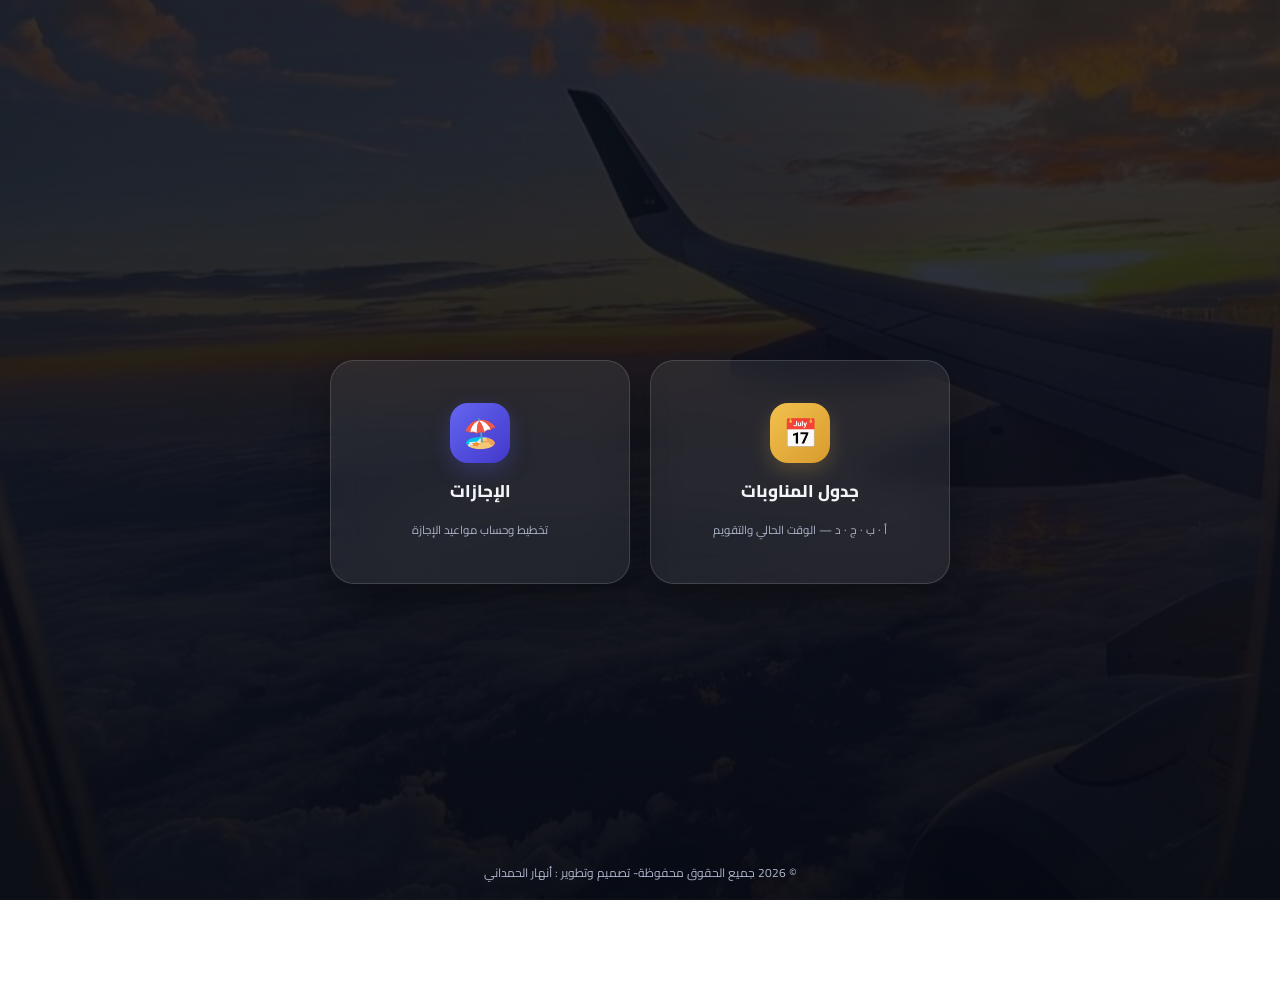
<file: index.html>
<!DOCTYPE html>
<html lang="ar" dir="rtl">
<head>
<meta charset="UTF-8">
<meta name="viewport" content="width=device-width, initial-scale=1.0">
<title>جدول المناوبات والإجازات</title>
<link rel="preconnect" href="https://fonts.googleapis.com">
<link rel="preconnect" href="https://fonts.gstatic.com" crossorigin>
<link href="https://fonts.googleapis.com/css2?family=Cairo:wght@400;500;600;700;800;900&display=swap" rel="stylesheet">
<style>
/* ===================== عام (مشترك بين كل الصفحات) ===================== */
:root{
  --panel:rgba(255,255,255,.06);
  --panel-brd:rgba(255,255,255,.12);
  --gold:#f2c14e;
  --gold-soft:#f2c14e33;
  --text:#f3f5fb;
  --muted:#aeb6cc;

  --c-day:#f59e0b;
  --c-day-bg:#f59e0b26;
  --c-night:#6366f1;
  --c-night-bg:#6366f126;
  --c-off:#64748b;
  --c-off-bg:#64748b26;
  --c-morn:#10b981;
  --c-morn-bg:#10b98126;

  --cal-bg:#101a30;
  --cal-brd:#f2c14e30;
  --cal-text:#f3f5fb;
  --cal-muted:#aeb6cc;
}
*{box-sizing:border-box;}
html,body{margin:0;padding:0;}
body{
  font-family:'Cairo',sans-serif;
  color:var(--text);
  min-height:100vh;
  padding:22px 16px 60px;
  position:relative;
}
body::before{
  content:"";position:fixed;inset:0;z-index:-2;
  background-image:url('[data-uri]');
  background-size:cover;background-position:center;background-attachment:fixed;
}
body::after{
  content:"";position:fixed;inset:0;z-index:-1;
  background:
    radial-gradient(1100px 600px at 90% -10%, #f2c14e17, transparent 60%),
    linear-gradient(180deg, rgba(6,10,20,.80), rgba(8,13,26,.88) 45%, rgba(6,10,20,.93));
}

.hero{
  display:flex;align-items:center;gap:14px;flex-wrap:wrap;
  background:var(--panel);border:1px solid var(--panel-brd);
  border-radius:20px;padding:18px 22px;backdrop-filter:blur(16px);
  box-shadow:0 14px 34px #00000055;
}
.hero h1{
  margin:0;font-size:clamp(20px,4vw,27px);
  background:linear-gradient(90deg,#fff,var(--gold));
  -webkit-background-clip:text;background-clip:text;color:transparent;
  font-weight:800;
}
.back-link{
  display:inline-flex;align-items:center;gap:5px;
  color:var(--muted);text-decoration:none;font-size:12.5px;font-weight:700;
  background:#00000030;border:1px solid var(--panel-brd);
  padding:6px 13px;border-radius:999px;transition:.2s;
}
.back-link:hover{color:var(--gold);border-color:var(--gold-soft);}

.sec-title{
  margin:30px 0 12px;display:flex;align-items:center;gap:10px;
  font-size:16px;font-weight:700;color:var(--gold);
}
.sec-title .line{flex:1;height:1px;background:linear-gradient(90deg,var(--panel-brd),transparent);}

.date-toggle{
  width:100%;display:flex;align-items:center;justify-content:space-between;gap:8px;
  background:#0d1528cc;border:1px solid var(--panel-brd);color:var(--text);
  padding:12px 16px;border-radius:14px;font-family:'Cairo',sans-serif;font-size:14px;
  font-weight:700;cursor:pointer;transition:.18s;
}
.date-toggle:hover{border-color:var(--gold-soft);}
.date-toggle .arrow{color:var(--gold);font-size:12px;transition:.2s;}
.date-toggle.open .arrow{transform:rotate(180deg);}

footer{text-align:center;color:var(--muted);font-size:12px;margin-top:36px;}

@media(max-width:480px){
  body{padding:16px 10px 44px;}
}

/* ===================== الصفحة الرئيسية ===================== */
#view-home{
  display:flex;align-items:center;justify-content:center;
  min-height:100vh;padding:24px;
  --panel:rgba(255,255,255,.07);
  --panel-brd:rgba(255,255,255,.14);
}
#view-home .menu{
  display:grid;grid-template-columns:1fr 1fr;gap:20px;
  width:100%;max-width:620px;
}
@media(max-width:520px){#view-home .menu{grid-template-columns:1fr;}}
#view-home .box{
  display:flex;flex-direction:column;align-items:center;justify-content:center;gap:12px;
  background:var(--panel);border:1px solid var(--panel-brd);
  border-radius:24px;padding:42px 20px;
  backdrop-filter:blur(16px);
  box-shadow:0 16px 38px #00000055;
  text-decoration:none;color:var(--text);
  transition:.25s;
}
#view-home .box:hover{
  transform:translateY(-4px);
  border-color:var(--gold-soft);
  box-shadow:0 20px 44px #00000066, 0 0 0 1px var(--gold-soft);
}
#view-home .box .icon{
  width:60px;height:60px;border-radius:18px;
  display:flex;align-items:center;justify-content:center;
  font-size:28px;
  background:linear-gradient(135deg,var(--gold),#d89b2d);
  box-shadow:0 8px 20px #f2c14e35;
}
#view-home .box .icon.alt{background:linear-gradient(135deg,#6366f1,#4338ca);box-shadow:0 8px 20px #6366f140;}
#view-home .box h2{margin:0;font-size:17px;font-weight:800;}
#view-home .box p{margin:0;font-size:11.5px;color:var(--muted);}
#view-home footer{position:fixed;bottom:16px;left:0;right:0;margin-top:0;}

/* ===================== جدول المناوبات ===================== */
#view-shifts .wrap{max-width:900px;margin:0 auto;}

#view-shifts .hero .pills{display:flex;gap:8px;flex-wrap:wrap;margin-right:auto;}
#view-shifts .hero .pills .g{
  background:linear-gradient(135deg,var(--gold),#d89b2d);
  color:#20160a;font-weight:800;font-size:12.5px;
  padding:8px 15px;border-radius:999px;white-space:nowrap;
}
#view-shifts .hero .pills .h{
  color:var(--gold);font-weight:700;font-size:12px;
  background:#00000040;border:1px solid var(--panel-brd);
  padding:7px 14px;border-radius:999px;white-space:nowrap;
}

#view-shifts .sec-gap{margin-top:30px;}

#view-shifts .timeline-card{
  background:var(--panel);border:1px solid var(--panel-brd);
  border-radius:18px;padding:18px 20px 16px;backdrop-filter:blur(16px);
  box-shadow:0 14px 34px #00000045;
}
#view-shifts .thin-track{direction:ltr;position:relative;height:38px;margin:4px 6px 0;}
#view-shifts .thin-track .line{
  position:absolute;top:19px;left:0;right:0;height:3px;border-radius:3px;
  background:linear-gradient(90deg,var(--c-morn),var(--c-day),var(--c-night));opacity:.6;
}
#view-shifts .thin-track .tick{
  position:absolute;top:19px;width:9px;height:9px;border-radius:50%;
  background:var(--gold);box-shadow:0 0 8px var(--gold-soft);transform:translate(-50%,-50%);
}
#view-shifts .thin-track .tick span{
  position:absolute;top:13px;left:50%;transform:translateX(-50%);
  font-size:11px;color:var(--muted);white-space:nowrap;font-weight:600;
}
#view-shifts .now-mark{
  position:absolute;top:19px;width:13px;height:13px;border-radius:50%;background:#fff;
  box-shadow:0 0 10px #fff,0 0 18px var(--gold);transform:translate(-50%,-50%);
  transition:left .3s;z-index:2;
}
#view-shifts .now-mark::after{
  content:"الآن";position:absolute;bottom:13px;left:50%;transform:translateX(-50%);
  font-size:9.5px;background:var(--gold);color:#20160a;padding:2px 7px;border-radius:999px;
  font-weight:800;white-space:nowrap;
}

#view-shifts .now-next{display:grid;grid-template-columns:1fr 1fr;gap:10px;margin-top:22px;}
@media(max-width:520px){#view-shifts .now-next{grid-template-columns:1fr;}}
#view-shifts .status-chip{
  background:#00000030;border:1px solid var(--panel-brd);border-radius:14px;
  padding:12px 14px;text-align:center;
}
#view-shifts .status-chip .tag{font-size:10.5px;color:var(--muted);font-weight:700;margin-bottom:6px;letter-spacing:.3px;}
#view-shifts .status-chip .main{font-size:15px;font-weight:800;}
#view-shifts .status-chip .sub{font-size:11.5px;color:var(--muted);margin-top:3px;}
#view-shifts .status-chip.now{
  border-color:var(--gold);box-shadow:0 0 0 1px var(--gold-soft),0 10px 22px #f2c14e30;
}

#view-shifts .duty-grid{display:grid;grid-template-columns:repeat(4,1fr);gap:12px;}
@media(max-width:720px){#view-shifts .duty-grid{grid-template-columns:repeat(2,1fr);}}
#view-shifts .duty-card{
  position:relative;background:var(--panel);border:1px solid var(--panel-brd);
  border-radius:16px;padding:16px 12px;text-align:center;backdrop-filter:blur(14px);
}
#view-shifts .duty-card .letter{
  width:42px;height:42px;border-radius:13px;margin:0 auto 9px;
  display:flex;align-items:center;justify-content:center;
  font-size:18px;font-weight:800;color:#fff;
}
#view-shifts .duty-card .phase{font-size:14px;font-weight:700;margin-bottom:2px;}
#view-shifts .duty-card .day-n{font-size:11.5px;color:var(--muted);}
#view-shifts .duty-card.active{
  border-color:var(--c-night);box-shadow:0 0 0 1px var(--c-night),0 10px 26px #6366f140;
}
#view-shifts .duty-card.active::before{
  content:"الآن";position:absolute;top:-10px;left:50%;transform:translateX(-50%);
  background:var(--c-night);color:#fff;font-size:10px;font-weight:700;
  padding:2px 9px;border-radius:999px;white-space:nowrap;
}

#view-shifts .cal-type-switch{
  max-width:420px;margin:0 auto 10px;
  display:flex;gap:6px;background:#0d152850;border:1px solid var(--panel-brd);
  border-radius:999px;padding:4px;
}
#view-shifts .cal-type-switch .type-opt{
  flex:1;background:transparent;border:none;color:var(--muted);
  font-family:'Cairo',sans-serif;font-size:12px;font-weight:700;
  padding:9px 8px;border-radius:999px;cursor:pointer;transition:.2s;
}
#view-shifts .cal-type-switch .type-opt.active{background:var(--gold);color:#20160a;}

#view-shifts .cal-caption{
  max-width:420px;margin:0 auto 14px;
  font-size:11.5px;color:var(--muted);text-align:center;line-height:1.6;
}

#view-shifts .date-toggle{max-width:420px;margin:0 auto;}
#view-shifts .cal-pop{max-width:420px;margin:10px auto 0;}

#view-shifts .cal-card{
  background:var(--cal-bg);border:1px solid var(--cal-brd);
  border-radius:24px;padding:20px 18px;
  box-shadow:0 16px 38px #00000055;
}
#view-shifts .cal-mode-switch{
  display:flex;gap:4px;background:#ffffff0f;border:1px solid #ffffff1a;
  border-radius:999px;padding:3px;margin-bottom:14px;
}
#view-shifts .cal-mode-switch .mode-opt{
  flex:1;background:transparent;border:none;color:var(--cal-muted);
  font-family:'Cairo',sans-serif;font-size:12.5px;font-weight:700;
  padding:8px 10px;border-radius:999px;cursor:pointer;transition:.2s;
}
#view-shifts .cal-mode-switch .mode-opt.active{background:var(--gold);color:#20160a;}

#view-shifts .cal-nav{display:flex;align-items:center;justify-content:space-between;margin-bottom:4px;}
#view-shifts .cal-nav button{
  background:#ffffff14;border:1px solid #ffffff22;color:#fff;
  width:38px;height:38px;border-radius:12px;cursor:pointer;font-size:16px;transition:.2s;
}
#view-shifts .cal-nav button:hover{background:var(--gold-soft);color:var(--gold);border-color:var(--gold-soft);}
#view-shifts .cal-nav h2{font-size:17px;font-weight:800;margin:0;color:#fff;}
#view-shifts .cal-hijri-range{text-align:center;font-size:10.5px;color:var(--cal-muted);margin-bottom:16px;}

#view-shifts .week-row{display:grid;grid-template-columns:repeat(7,1fr);gap:4px;margin-bottom:6px;}
#view-shifts .week-row div{text-align:center;font-size:11px;color:var(--cal-muted);font-weight:600;padding:2px 0;}

#view-shifts .days-grid{display:grid;grid-template-columns:repeat(7,1fr);gap:4px;}
#view-shifts .day-cell{
  aspect-ratio:1;border-radius:12px;
  background:transparent;border:1px solid transparent;
  display:flex;align-items:center;justify-content:center;
  font-size:16px;font-weight:600;color:var(--cal-text);
  cursor:pointer;transition:.18s;
}
#view-shifts .day-cell.empty{background:transparent;border:none;cursor:default;}
#view-shifts .day-cell:not(.empty):hover{background:#ffffff12;}
#view-shifts .day-cell.today{border-color:var(--gold);color:var(--gold);font-weight:800;}
#view-shifts .day-cell.picked{background:var(--gold);color:#20160a;border-color:var(--gold);font-weight:800;}

#view-shifts .cal-actions{display:flex;gap:8px;margin-top:14px;}
#view-shifts .cal-actions button{
  flex:1;padding:12px;border-radius:14px;font-weight:800;font-size:14px;cursor:pointer;border:none;
  font-family:'Cairo',sans-serif;
}
#view-shifts .cal-actions .cancel{background:#ffffff14;color:#fff;}
#view-shifts .cal-actions .cancel:hover{background:#ffffff22;}
#view-shifts .cal-actions .today-btn{background:linear-gradient(135deg,var(--gold),#d89b2d);color:#20160a;}
#view-shifts .cal-actions .today-btn:hover{filter:brightness(1.06);}

#view-shifts .day-details{
  max-width:420px;margin:18px auto 0;
  padding-top:14px;border-top:1px dashed var(--panel-brd);
  font-size:13px;color:var(--muted);
}
#view-shifts .day-details .ddate{font-size:14.5px;font-weight:800;color:var(--text);margin-bottom:10px;}
#view-shifts .day-details .drow{
  display:flex;align-items:center;justify-content:space-between;gap:10px;
  padding:8px 12px;border-radius:10px;margin-bottom:6px;background:#00000025;
}
#view-shifts .day-details .drow.hl{box-shadow:inset 0 0 0 1px currentColor;}
#view-shifts .day-details .drow b{font-size:13px;}
#view-shifts .day-details .drow span{font-size:11.5px;}

@media(max-width:480px){
  #view-shifts .hero{padding:14px 16px;gap:10px;}
  #view-shifts .timeline-card{padding:14px 12px 12px;}
  #view-shifts .duty-card{padding:12px 8px;}
  #view-shifts .cal-card{padding:12px;}
}

/* ===================== الإجازات ===================== */
#view-vacations .wrap{max-width:560px;margin:0 auto;}

#view-vacations .hero h1{font-size:clamp(19px,4vw,24px);}

#view-vacations .sec-title{margin:26px 0 12px;font-size:15.5px;}

#view-vacations .group-grid{display:grid;grid-template-columns:repeat(4,1fr);gap:10px;}
@media(max-width:420px){#view-vacations .group-grid{grid-template-columns:repeat(2,1fr);gap:8px;}}
#view-vacations .group-card{
  background:var(--panel);border:1px solid var(--panel-brd);border-radius:16px;
  padding:16px 8px;text-align:center;cursor:pointer;transition:.2s;backdrop-filter:blur(14px);
}
#view-vacations .group-card:hover{border-color:var(--gold-soft);transform:translateY(-2px);}
#view-vacations .group-card.sel{border-color:var(--gold);box-shadow:0 0 0 1px var(--gold-soft);}
#view-vacations .group-card .letter{
  width:38px;height:38px;border-radius:12px;margin:0 auto 7px;
  display:flex;align-items:center;justify-content:center;font-size:16px;font-weight:800;color:#fff;
  background:linear-gradient(135deg,#6366f1,#4338ca);
}
#view-vacations .group-card .tag{font-size:11px;color:var(--muted);}

#view-vacations .panel{
  background:var(--panel);border:1px solid var(--panel-brd);
  border-radius:18px;padding:18px 20px;backdrop-filter:blur(16px);
  box-shadow:0 14px 34px #00000045;
}
#view-vacations .soon{text-align:center;padding:26px 10px;color:var(--muted);font-size:14px;}
#view-vacations .soon .big{font-size:30px;margin-bottom:10px;}

#view-vacations label{display:block;font-size:12.5px;color:var(--muted);font-weight:700;margin-bottom:7px;}
#view-vacations input[type=number]{
  width:100%;background:#0d1528cc;border:1px solid var(--panel-brd);color:var(--text);
  padding:10px 14px;border-radius:12px;font-family:'Cairo',sans-serif;font-size:14px;color-scheme:dark;
}

#view-vacations .mini-jump{display:flex;gap:6px;margin-bottom:10px;}
#view-vacations .mini-jump select,
#view-vacations .mini-jump input[type=number]{
  background:#0d1528cc;border:1px solid var(--panel-brd);color:var(--text);
  border-radius:9px;font-family:'Cairo',sans-serif;font-size:11.5px;padding:7px 4px;
  text-align:center;color-scheme:dark;min-width:0;
}
#view-vacations .mini-jump select{flex:0 0 46%;text-align-last:center;cursor:pointer;}
#view-vacations .mini-jump input[type=number]{flex:1;}
#view-vacations .mini-jump input[type=number]::-webkit-inner-spin-button{opacity:0;}
#view-vacations .mini-jump button{
  flex:0 0 36px;background:linear-gradient(135deg,var(--gold),#d89b2d);border:none;color:#20160a;
  border-radius:9px;cursor:pointer;font-size:13px;font-weight:800;
}

#view-vacations .mini-cal{
  background:var(--cal-bg);border:1px solid var(--cal-brd);border-radius:20px;padding:16px;
  box-shadow:0 14px 32px #00000050;
}
#view-vacations .mini-cal-nav{display:flex;align-items:center;justify-content:space-between;margin-bottom:10px;}
#view-vacations .mini-cal-nav button{
  background:#ffffff14;border:1px solid #ffffff22;color:#fff;
  width:32px;height:32px;border-radius:10px;cursor:pointer;font-size:14px;transition:.18s;
}
#view-vacations .mini-cal-nav button:hover{background:var(--gold-soft);color:var(--gold);border-color:var(--gold-soft);}
#view-vacations .mini-cal-nav .label{font-size:13.5px;font-weight:800;color:#fff;}
#view-vacations .mini-week-row{display:grid;grid-template-columns:repeat(7,1fr);gap:3px;margin-bottom:5px;}
#view-vacations .mini-week-row div{text-align:center;font-size:10px;color:var(--cal-muted);font-weight:600;white-space:nowrap;overflow:hidden;}
#view-vacations .mini-days-grid{display:grid;grid-template-columns:repeat(7,1fr);gap:3px;}
#view-vacations .mini-day{
  aspect-ratio:1;border-radius:10px;background:transparent;border:1px solid transparent;
  display:flex;align-items:center;justify-content:center;font-size:14px;font-weight:600;
  color:var(--cal-text);cursor:pointer;transition:.15s;
}
#view-vacations .mini-day.empty{background:transparent;border:none;cursor:default;}
#view-vacations .mini-day:not(.empty):not(.disabled):hover{background:#ffffff12;}
#view-vacations .mini-day.today{border-color:var(--gold);color:var(--gold);font-weight:800;}
#view-vacations .mini-day.selected{background:var(--gold);color:#20160a;border-color:var(--gold);font-weight:800;}
#view-vacations .mini-day.disabled{opacity:.22;cursor:not-allowed;}

#view-vacations .mini-cal-actions{display:flex;gap:8px;margin-top:14px;}
#view-vacations .mini-cal-actions button{
  flex:1;padding:11px;border-radius:13px;font-weight:800;font-size:13px;cursor:pointer;border:none;
  font-family:'Cairo',sans-serif;
}
#view-vacations .mini-cal-actions .cancel{background:#ffffff14;color:#fff;}
#view-vacations .mini-cal-actions .cancel:hover{background:#ffffff22;}
#view-vacations .mini-cal-actions .today-btn{background:linear-gradient(135deg,var(--gold),#d89b2d);color:#20160a;}
#view-vacations .mini-cal-actions .today-btn:hover{filter:brightness(1.06);}

#view-vacations .date-toggle{padding:10px 14px;font-size:13.5px;}
#view-vacations .date-toggle .arrow{font-size:11px;}
#view-vacations .mini-cal-pop{margin-top:10px;}

#view-vacations .sug-toggle{
  display:block;width:100%;margin-top:14px;
  background:#0d152875;border:1px solid var(--panel-brd);color:var(--gold);
  font-weight:700;font-size:12.5px;padding:9px 14px;border-radius:12px;cursor:pointer;
  font-family:'Cairo',sans-serif;transition:.18s;
}
#view-vacations .sug-toggle:hover{border-color:var(--gold-soft);}
#view-vacations .sug-wrap{margin-top:12px;}
#view-vacations .sug-label{display:block;font-size:12px;color:var(--muted);font-weight:700;margin-bottom:8px;}
#view-vacations .sug-list{display:flex;flex-direction:column;gap:8px;}
#view-vacations .sug-chip{
  display:flex;align-items:center;justify-content:space-between;gap:10px;
  background:#0d152875;border:1px solid var(--panel-brd);border-radius:12px;
  padding:9px 14px;cursor:pointer;transition:.18s;font-size:12.5px;
}
#view-vacations .sug-chip:hover{border-color:var(--gold-soft);background:var(--gold-soft);}
#view-vacations .sug-chip b{font-weight:800;}
#view-vacations .sug-chip span{color:var(--muted);font-size:11px;}

#view-vacations .search-btn{
  width:100%;margin-top:16px;
  background:linear-gradient(135deg,var(--gold),#d89b2d);border:none;color:#20160a;
  font-weight:800;font-size:14px;padding:12px 14px;border-radius:12px;cursor:pointer;
  font-family:'Cairo',sans-serif;
}
#view-vacations .search-btn:hover{filter:brightness(1.07);}
#view-vacations .result-hint{text-align:center;color:var(--muted);font-size:12.5px;padding:14px 0;}

#view-vacations .result{margin-top:18px;padding-top:16px;border-top:1px dashed var(--panel-brd);}
#view-vacations .result .row{
  display:flex;align-items:center;justify-content:space-between;gap:10px;
  padding:11px 14px;border-radius:12px;margin-bottom:8px;background:#00000030;
}
#view-vacations .result .row .k{font-size:12.5px;color:var(--muted);font-weight:700;display:block;margin-bottom:6px;}
#view-vacations .result .row .v{font-size:13.5px;font-weight:800;text-align:left;}
#view-vacations .result .row .v small{display:block;font-size:10.5px;color:var(--muted);font-weight:600;}
#view-vacations .tagpill{
  display:inline-block;font-size:11px;font-weight:800;
  padding:4px 10px;border-radius:999px;
}

@media(max-width:480px){
  #view-vacations .hero{padding:14px 16px;}
  #view-vacations .panel{padding:16px 14px;}
  #view-vacations .mini-day{font-size:10px;}
  #view-vacations .mini-week-row div{font-size:8.5px;}
  #view-vacations .mini-jump select,
  #view-vacations .mini-jump input[type=number]{font-size:10.5px;padding:6px 3px;}
  #view-vacations .mini-jump button{flex-basis:32px;}
}
</style>
</head>
<body>

<div id="view-home" class="view">
  <div class="menu">
    <a class="box" href="#shifts">
      <div class="icon">📅</div>
      <h2>جدول المناوبات</h2>
      <p>أ · ب · ج · د — الوقت الحالي والتقويم</p>
    </a>
    <a class="box" href="#vacations">
      <div class="icon alt">🏖️</div>
      <h2>الإجازات</h2>
      <p>تخطيط وحساب مواعيد الإجازة</p>
    </a>
  </div>
  <footer>© 2026 جميع الحقوق محفوظة- تصميم وتطوير : أنهار الحمداني</footer>
</div>

<div id="view-shifts" class="view" style="display:none;">
<div class="wrap">

  <div class="hero">
    <a class="back-link" href="#home">↩ الرئيسية</a>
    <h1>جدول المناوبات</h1>
    <div class="pills">
      <span class="g" id="todayPillG"></span>
    </div>
  </div>

  <div class="timeline-card sec-gap">
    <div class="thin-track" id="thinTrack">
      <div class="line"></div>
      <div class="tick" style="left:0%"><span>6 صباح</span></div>
      <div class="tick" style="left:33.33%"><span>2 ظهر</span></div>
      <div class="tick" style="left:66.66%"><span>10 الليل</span></div>
      <div class="now-mark" id="nowMark"></div>
    </div>
    <div class="now-next" id="nowNext"></div>
  </div>

  <div class="duty-grid sec-gap" id="dutyGrid"></div>

  <div class="sec-title"><span>التقويم</span><span class="line"></span></div>
  <div class="cal-type-switch">
    <button type="button" class="type-opt active" id="typeGroups">تقويم المجموعات</button>
    <button type="button" class="type-opt" id="typeMorning">تقويم مناوبة الصباح</button>
  </div>
  <p class="cal-caption" id="calCaption"></p>
  <button type="button" class="date-toggle" id="dateToggle">
    <span id="dateToggleText"></span><span class="arrow">▾</span>
  </button>
  <div class="cal-pop" id="calPop" style="display:none;">
    <div class="cal-card">
      <div class="cal-mode-switch">
        <button type="button" class="mode-opt active" id="modeHijri">هجري</button>
        <button type="button" class="mode-opt" id="modeGreg">ميلادي</button>
      </div>
      <div class="cal-nav">
        <button id="prevBtn">‹</button>
        <h2 id="monthLabel"></h2>
        <button id="nextBtn">›</button>
      </div>
      <div class="cal-hijri-range" id="hijriRange"></div>

      <div class="week-row">
        <div>أحد</div><div>اثنين</div><div>ثلاثاء</div><div>أربعاء</div><div>خميس</div><div>جمعة</div><div>سبت</div>
      </div>
      <div class="days-grid" id="daysGrid"></div>
      <div class="cal-actions">
        <button type="button" class="cancel" id="cancelBtn">إلغاء</button>
        <button type="button" class="today-btn" id="todayBtn">اليوم</button>
      </div>
    </div>
  </div>

  <div class="day-details" id="dayDetails"></div>

  <footer>© 2026 جميع الحقوق محفوظة- تصميم وتطوير : أنهار الحمداني</footer>
</div>
</div>

<div id="view-vacations" class="view" style="display:none;">
<div class="wrap">

  <div class="hero">
    <a class="back-link" href="#home">↩ الرئيسية</a>
    <h1>الإجازات</h1>
  </div>

  <div class="sec-title"><span>اختر المناوبة</span><span class="line"></span></div>
  <div class="group-grid" id="groupGrid"></div>

  <div class="sec-title"><span>تفاصيل الإجازة</span><span class="line"></span></div>
  <div class="panel" id="panel">
    <div class="soon"><div class="big">👆</div>اختر مناوبتك أولًا من الأعلى</div>
  </div>

  <footer>© 2026 جميع الحقوق محفوظة- تصميم وتطوير : أنهار الحمداني</footer>
</div>
</div>

<script>
/* ===================== راوتر التنقل بين الصفحات ===================== */
(function(){
  var views = ['home','shifts','vacations'];
  function showView(name){
    if(views.indexOf(name) === -1) name = 'home';
    views.forEach(function(v){
      document.getElementById('view-'+v).style.display = (v===name) ? (v==='home' ? 'flex' : 'block') : 'none';
    });
    window.scrollTo(0,0);
  }
  window.addEventListener('hashchange', function(){
    showView(location.hash.replace('#',''));
  });
  showView(location.hash.replace('#',''));
})();
</script>

<script>
/* ===================== جدول المناوبات (منطق خاص) ===================== */
(function(){
const EPOCH  = new Date(2026, 9, 6);
const SWITCH = new Date(2026, 9, 12);

// مجموعات الدوام الصباحي الداخلية (3 مجموعات، 4 أيام دوام / يومين أوف)
// تبدأ من 1 جمادى الأولى 1448هـ، وفي كل مرة مجموعة وحدة فقط أوف يومين والباقي دوام
const MORNING_EPOCH = SWITCH;
function morningOffGroup(date){
  const dd = Math.round((stripTime(date) - MORNING_EPOCH) / 86400000);
  const pos = ((dd % 6) + 6) % 6;
  return Math.floor(pos / 2) + 1; // 1, 2 أو 3
}

function nowRiyadh(){
  const fmt = new Intl.DateTimeFormat('en-US', {
    timeZone:'Asia/Riyadh', year:'numeric', month:'2-digit', day:'2-digit',
    hour:'2-digit', minute:'2-digit', second:'2-digit', hour12:false
  });
  const o = {};
  fmt.formatToParts(new Date()).forEach(p=>{ if(p.type!=='literal') o[p.type]=p.value; });
  return new Date(+o.year, +o.month-1, +o.day, (+o.hour)%24, +o.minute, +o.second);
}

const PHASE_COLOR = {
  'ظهر':  {c:'var(--c-day)',   bg:'var(--c-day-bg)'},
  'ليل':  {c:'var(--c-night)', bg:'var(--c-night-bg)'},
  'أوف':  {c:'var(--c-off)',   bg:'var(--c-off-bg)'},
  'صباح': {c:'var(--c-morn)',  bg:'var(--c-morn-bg)'}
};
const ORDINAL = {1:'الأول', 2:'الثاني', 3:'الثالث'};

function stripTime(d){ return new Date(d.getFullYear(), d.getMonth(), d.getDate()); }
function diffDays(d){ return Math.round((stripTime(d) - EPOCH) / 86400000); }
function mod9(n){ return ((n % 9) + 9) % 9; }

function phaseFromPos(p){
  if(p < 3) return {phase:'ظهر', day:p+1};
  if(p < 6) return {phase:'ليل', day:p-3+1};
  return {phase:'أوف', day:p-6+1};
}

function getDaySchedule(date){
  const d = stripTime(date);
  const dd = diffDays(d);
  const afterSwitch = d.getTime() >= SWITCH.getTime();
  const slot2Group = afterSwitch ? 'ج' : 'ب';
  const fixedGroup = afterSwitch ? 'ب' : 'ج';

  const a    = phaseFromPos(mod9(dd + 0));
  const s2   = phaseFromPos(mod9(dd + 3));
  const offd = phaseFromPos(mod9(dd + 6));

  const result = {};
  result['أ'] = a;
  result[slot2Group] = s2;
  result[fixedGroup] = {phase:'صباح', day:null, fixed:true};
  result['د'] = offd;
  return result;
}

function groupForPhase(date, phaseName){
  const sch = getDaySchedule(date);
  for(const g of ['أ','ب','ج','د']){
    if(phaseName === 'صباح'){ if(sch[g].fixed) return g; }
    else if(sch[g].phase === phaseName) return g;
  }
  return null;
}

function dayWord(info){
  return info.fixed ? 'دوام ثابت' : `اليوم ${ORDINAL[info.day]}`;
}

const HIJRI_LOCALE = 'ar-SA-u-ca-islamic-umalqura-nu-latn';
function hijriFull(date){
  try{ return new Intl.DateTimeFormat(HIJRI_LOCALE, {day:'numeric', month:'long', year:'numeric'}).format(date); }
  catch(e){ return new Intl.DateTimeFormat('ar-SA-u-ca-islamic-nu-latn', {day:'numeric', month:'long', year:'numeric'}).format(date); }
}

function renderDutyCards(){
  const today = nowRiyadh();
  const sch = getDaySchedule(today);
  const activeGroup = currentActiveGroup();
  const grid = document.getElementById('dutyGrid');
  grid.innerHTML = '';
  ['أ','ب','ج','د'].forEach(g=>{
    const info = sch[g];
    const colors = PHASE_COLOR[info.phase];
    const card = document.createElement('div');
    card.className = 'duty-card' + (g===activeGroup ? ' active' : '');
    card.innerHTML = `
      <div class="letter" style="background:${colors.c}">${g}</div>
      <div class="phase" style="color:${colors.c}">${info.phase}</div>
      <div class="day-n">${dayWord(info)}</div>
    `;
    grid.appendChild(card);
  });

  document.getElementById('todayPillG').textContent =
    today.toLocaleDateString(HIJRI_LOCALE, {weekday:'long', day:'numeric', month:'long', year:'numeric'});
}

const PHASE_ORDER = ['صباح','ظهر','ليل'];
const HOUR_START  = [6,14,22];

function segmentAt(index){
  const dateOffset = Math.floor(index/3);
  const phaseIdx = ((index%3)+3)%3;
  const base = stripTime(nowRiyadh());
  const date = new Date(base.getFullYear(), base.getMonth(), base.getDate()+dateOffset);
  return {date, phase:PHASE_ORDER[phaseIdx], hour:HOUR_START[phaseIdx]};
}

function relDayLabel(date){
  const diff = Math.round((stripTime(date) - stripTime(nowRiyadh())) / 86400000);
  if(diff === 0) return 'اليوم';
  if(diff === 1) return 'غدًا';
  if(diff === -1) return 'أمس';
  return date.toLocaleDateString('ar-SA-u-nu-latn', {day:'numeric', month:'short'});
}

function timeRangeOf(seg){
  const hours = {6:'6:00 ص', 14:'2:00 م', 22:'10:00 م'};
  const nextHour = seg.hour===22 ? '6:00 ص' : (seg.hour===6 ? '2:00 م' : '10:00 م');
  return `${hours[seg.hour]} ← ${nextHour}`;
}

function currentSegmentIndex(){
  const now = nowRiyadh();
  const base = stripTime(now);
  const todaySixAM = new Date(base.getFullYear(), base.getMonth(), base.getDate(), 6,0,0);
  const diffMin = (now - todaySixAM) / 60000;
  return Math.floor(diffMin / 480);
}

function currentActiveGroup(){
  const seg = segmentAt(currentSegmentIndex());
  return groupForPhase(seg.date, seg.phase);
}

function renderTimeline(){
  const now = nowRiyadh();
  const currentIndex = currentSegmentIndex();

  const relMin = (((now.getHours()*60+now.getMinutes()) - 360) % 1440 + 1440) % 1440;
  document.getElementById('nowMark').style.left = (relMin/1440*100) + '%';

  const row = document.getElementById('nowNext');
  row.innerHTML = '';
  const tags = ['المناوبة الحالية الآن','المناوبة التالية'];
  [currentIndex, currentIndex+1].forEach((idx,i)=>{
    const seg = segmentAt(idx);
    const g = groupForPhase(seg.date, seg.phase);
    const info = getDaySchedule(seg.date)[g];
    const colors = PHASE_COLOR[seg.phase];
    const chip = document.createElement('div');
    chip.className = 'status-chip' + (i===0 ? ' now' : '');
    chip.innerHTML = `
      <div class="tag">${tags[i]}</div>
      <div class="main" style="color:${colors.c}">مناوبة ${g} — ${seg.phase}</div>
      <div class="sub">${dayWord(info)} · ${relDayLabel(seg.date)} ${timeRangeOf(seg)}</div>
    `;
    row.appendChild(chip);
  });
}

let pickedDateStr = null;
let hijriAnchor = null;
let calMode = 'hijri';

function addDays(date, n){ const d=stripTime(date); return new Date(d.getFullYear(), d.getMonth(), d.getDate()+n); }

function hijriParts(date){
  try{
    var fmt = new Intl.DateTimeFormat('en-u-ca-islamic-umalqura', {year:'numeric', month:'numeric', day:'numeric'});
  }catch(e){
    fmt = new Intl.DateTimeFormat('en-u-ca-islamic', {year:'numeric', month:'numeric', day:'numeric'});
  }
  const o = {};
  fmt.formatToParts(date).forEach(p=>o[p.type]=p.value);
  return {y:+o.year, m:+o.month, d:+o.day};
}

function hijriMonthBounds(anchor){
  let d = stripTime(anchor);
  let p = hijriParts(d);
  let guard = 0;
  while(p.d !== 1 && guard < 40){ d = addDays(d, -1); p = hijriParts(d); guard++; }
  const first = d, y = p.y, m = p.m;

  let d2 = addDays(first, 1);
  let p2 = hijriParts(d2);
  guard = 0;
  while(p2.y === y && p2.m === m && guard < 40){ d2 = addDays(d2, 1); p2 = hijriParts(d2); guard++; }
  const last = addDays(d2, -1);
  return {first, last};
}

function gregMonthBounds(anchor){
  const first = new Date(anchor.getFullYear(), anchor.getMonth(), 1);
  const last = new Date(anchor.getFullYear(), anchor.getMonth()+1, 0);
  return {first, last};
}

function monthBounds(anchor){
  return calMode === 'hijri' ? hijriMonthBounds(anchor) : gregMonthBounds(anchor);
}

function initCalendarToToday(){
  hijriAnchor = nowRiyadh();
  pickedDateStr = toDateStr(nowRiyadh());
}

function jsDayToArabicCol(jsDay){ return jsDay; }

function toDateStr(d){
  const y=d.getFullYear(), m=String(d.getMonth()+1).padStart(2,'0'), dd=String(d.getDate()).padStart(2,'0');
  return `${y}-${m}-${dd}`;
}

let curBounds = null;

function renderCalendar(){
  curBounds = monthBounds(hijriAnchor);
  const first = curBounds.first, last = curBounds.last;
  const daysInMonth = Math.round((last - first) / 86400000) + 1;

  if(calMode === 'hijri'){
    document.getElementById('monthLabel').textContent =
      new Intl.DateTimeFormat(HIJRI_LOCALE, {month:'long', year:'numeric'}).format(first);
    document.getElementById('hijriRange').textContent =
      `${first.toLocaleDateString('ar-SA-u-nu-latn',{day:'numeric',month:'long',year:'numeric'})} — ${last.toLocaleDateString('ar-SA-u-nu-latn',{day:'numeric',month:'long',year:'numeric'})} م`;
  }else{
    document.getElementById('monthLabel').textContent =
      first.toLocaleDateString('ar-SA-u-nu-latn', {month:'long', year:'numeric'});
    document.getElementById('hijriRange').textContent =
      `${hijriFull(first)} — ${hijriFull(last)} هـ`;
  }

  const grid = document.getElementById('daysGrid');
  grid.innerHTML = '';

  const startCol = jsDayToArabicCol(first.getDay());
  const today = stripTime(nowRiyadh());

  for(let i=0;i<startCol;i++){
    const empty = document.createElement('div');
    empty.className = 'day-cell empty';
    grid.appendChild(empty);
  }

  for(let i=0;i<daysInMonth;i++){
    const date = addDays(first, i);
    const dateStr = toDateStr(date);
    const cell = document.createElement('div');
    cell.className = 'day-cell';
    if(stripTime(date).getTime() === today.getTime()) cell.classList.add('today');
    if(pickedDateStr === dateStr) cell.classList.add('picked');
    cell.textContent = i + 1;
    cell.addEventListener('click', ()=>{
      pickedDateStr = dateStr;
      renderCalendar();
      showDayDetails(date);
      closeCalPop();
    });
    grid.appendChild(cell);
  }

  if(pickedDateStr){
    const [y,m,d] = pickedDateStr.split('-').map(Number);
    showDayDetails(new Date(y, m-1, d));
  }
}

function updateDateToggleText(date){
  const el = document.getElementById('dateToggleText');
  if(el) el.textContent = '📅 ' + date.toLocaleDateString('ar-SA-u-nu-latn', {weekday:'long', day:'numeric', month:'long', year:'numeric'});
}

function closeCalPop(){
  document.getElementById('calPop').style.display = 'none';
  document.getElementById('dateToggle').classList.remove('open');
}

let calType = 'groups';

function updateCalCaption(){
  const el = document.getElementById('calCaption');
  el.textContent = calType === 'groups'
    ? 'اضغط أي يوم بالتقويم لمعرفة المناوبة المستلمة في ذلك اليوم'
    : 'اضغط أي يوم بالتقويم لمعرفة المجموعة المستلمة في ذلك اليوم';
}

function showDayDetails(date){
  updateDateToggleText(date);
  const box = document.getElementById('dayDetails');
  const niceDate = date.toLocaleDateString('ar-SA-u-nu-latn', {weekday:'long', day:'numeric', month:'long', year:'numeric'});

  let rows = '';
  if(calType === 'groups'){
    const sch = getDaySchedule(date);
    ['أ','ب','ج','د'].forEach(g=>{
      const info = sch[g];
      const colors = PHASE_COLOR[info.phase];
      rows += `
        <div class="drow hl" style="color:${colors.c}">
          <b style="color:${colors.c}">مناوبة ${g} — ${info.phase}</b>
          <span>${dayWord(info)}</span>
        </div>`;
    });
  }else{
    const offGroup = morningOffGroup(date);
    [1,2,3].forEach(n=>{
      const isOff = n === offGroup;
      const color = isOff ? 'var(--c-off)' : 'var(--c-morn)';
      rows += `
        <div class="drow hl" style="color:${color}">
          <b style="color:${color}">مجموعة الصباح ${n}</b>
          <span>${isOff ? 'أوف' : 'دوام'}</span>
        </div>`;
    });
  }

  box.innerHTML = `<div class="ddate">${niceDate} · ${hijriFull(date)}</div>${rows}`;
}

document.getElementById('typeGroups').addEventListener('click', ()=>{
  calType = 'groups';
  document.getElementById('typeGroups').classList.add('active');
  document.getElementById('typeMorning').classList.remove('active');
  updateCalCaption();
  if(pickedDateStr){
    const [y,m,d] = pickedDateStr.split('-').map(Number);
    showDayDetails(new Date(y, m-1, d));
  }
});
document.getElementById('typeMorning').addEventListener('click', ()=>{
  calType = 'morning';
  document.getElementById('typeMorning').classList.add('active');
  document.getElementById('typeGroups').classList.remove('active');
  updateCalCaption();
  if(pickedDateStr){
    const [y,m,d] = pickedDateStr.split('-').map(Number);
    showDayDetails(new Date(y, m-1, d));
  }
});

document.getElementById('dateToggle').addEventListener('click', ()=>{
  const pop = document.getElementById('calPop');
  const btn = document.getElementById('dateToggle');
  const open = pop.style.display !== 'none';
  pop.style.display = open ? 'none' : 'block';
  btn.classList.toggle('open', !open);
});
document.getElementById('cancelBtn').addEventListener('click', closeCalPop);
document.getElementById('modeHijri').addEventListener('click', ()=>{
  calMode = 'hijri';
  document.getElementById('modeHijri').classList.add('active');
  document.getElementById('modeGreg').classList.remove('active');
  renderCalendar();
});
document.getElementById('modeGreg').addEventListener('click', ()=>{
  calMode = 'gregorian';
  document.getElementById('modeGreg').classList.add('active');
  document.getElementById('modeHijri').classList.remove('active');
  renderCalendar();
});
document.getElementById('prevBtn').addEventListener('click', ()=>{
  hijriAnchor = addDays(curBounds.first, -1);
  renderCalendar();
});
document.getElementById('nextBtn').addEventListener('click', ()=>{
  hijriAnchor = addDays(curBounds.last, 1);
  renderCalendar();
});
document.getElementById('todayBtn').addEventListener('click', ()=>{
  const t = nowRiyadh();
  hijriAnchor = t;
  pickedDateStr = toDateStr(t);
  renderCalendar();
  showDayDetails(t);
  closeCalPop();
});

renderDutyCards();
renderTimeline();
updateCalCaption();
initCalendarToToday();
renderCalendar();
setInterval(()=>{ renderTimeline(); renderDutyCards(); }, 60000);
})();
</script>

<script>
/* ===================== الإجازات (منطق خاص) ===================== */
(function(){
const EPOCH  = new Date(2026, 9, 6);
const SWITCH = new Date(2026, 9, 12);

function nowRiyadh(){
  const fmt = new Intl.DateTimeFormat('en-US', {
    timeZone:'Asia/Riyadh', year:'numeric', month:'2-digit', day:'2-digit',
    hour:'2-digit', minute:'2-digit', second:'2-digit', hour12:false
  });
  const o = {};
  fmt.formatToParts(new Date()).forEach(p=>{ if(p.type!=='literal') o[p.type]=p.value; });
  return new Date(+o.year, +o.month-1, +o.day, (+o.hour)%24, +o.minute, +o.second);
}

const PHASE_COLOR = {
  'ظهر':  {c:'var(--c-day)',   bg:'var(--c-day-bg)'},
  'ليل':  {c:'var(--c-night)', bg:'var(--c-night-bg)'},
  'أوف':  {c:'var(--c-off)',   bg:'var(--c-off-bg)'},
  'صباح': {c:'var(--c-morn)',  bg:'var(--c-morn-bg)'}
};

function stripTime(d){ return new Date(d.getFullYear(), d.getMonth(), d.getDate()); }
function diffDays(d){ return Math.round((stripTime(d) - EPOCH) / 86400000); }
function mod9(n){ return ((n % 9) + 9) % 9; }

function phaseFromPos(p){
  if(p < 3) return {phase:'ظهر', day:p+1};
  if(p < 6) return {phase:'ليل', day:p-3+1};
  return {phase:'أوف', day:p-6+1};
}

function getDaySchedule(date){
  const d = stripTime(date);
  const dd = diffDays(d);
  const afterSwitch = d.getTime() >= SWITCH.getTime();
  const slot2Group = afterSwitch ? 'ج' : 'ب';
  const fixedGroup = afterSwitch ? 'ب' : 'ج';

  const a    = phaseFromPos(mod9(dd + 0));
  const s2   = phaseFromPos(mod9(dd + 3));
  const offd = phaseFromPos(mod9(dd + 6));

  const result = {};
  result['أ'] = a;
  result[slot2Group] = s2;
  result[fixedGroup] = {phase:'صباح', day:null, fixed:true};
  result['د'] = offd;
  return result;
}

function addDays(date, n){ const d=stripTime(date); return new Date(d.getFullYear(), d.getMonth(), d.getDate()+n); }

function findOhrStarts(group, fromDate, count, limitDate){
  const results = [];
  let d = stripTime(fromDate);
  let guard = 0;
  while(results.length < count && guard < 500){
    if(limitDate && d.getTime() > limitDate.getTime()) break;
    const info = getDaySchedule(d)[group];
    if(!info.fixed && info.phase === 'ظهر' && info.day === 1) results.push(new Date(d));
    d = addDays(d, 1);
    guard++;
  }
  return results;
}

const GROUP_BOUNDS = {
  'أ': {min:null, max:null},
  'د': {min:null, max:null},
  'ب': {min:null, max:addDays(SWITCH,-1)},
  'ج': {min:SWITCH, max:null}
};

const HIJRI_LOCALE = 'ar-SA-u-ca-islamic-umalqura-nu-latn';
function hijriShort(date){
  try{ return new Intl.DateTimeFormat(HIJRI_LOCALE, {day:'numeric', month:'short'}).format(date); }
  catch(e){ return new Intl.DateTimeFormat('ar-SA-u-ca-islamic-nu-latn', {day:'numeric', month:'short'}).format(date); }
}
function hijriFull(date){
  try{ return new Intl.DateTimeFormat(HIJRI_LOCALE, {day:'numeric', month:'long', year:'numeric'}).format(date); }
  catch(e){ return new Intl.DateTimeFormat('ar-SA-u-ca-islamic-nu-latn', {day:'numeric', month:'long', year:'numeric'}).format(date); }
}

const HIJRI_MONTHS = ['محرم','صفر','ربيع الأول','ربيع الآخر','جمادى الأولى','جمادى الآخرة','رجب','شعبان','رمضان','شوال','ذو القعدة','ذو الحجة'];

function hijriParts(date){
  try{
    var fmt = new Intl.DateTimeFormat('en-u-ca-islamic-umalqura', {year:'numeric', month:'numeric', day:'numeric'});
  }catch(e){
    fmt = new Intl.DateTimeFormat('en-u-ca-islamic', {year:'numeric', month:'numeric', day:'numeric'});
  }
  const o = {};
  fmt.formatToParts(date).forEach(p=>o[p.type]=p.value);
  return {y:+o.year, m:+o.month, d:+o.day};
}

function jsDayToArabicCol(jsDay){ return jsDay; }

function hijriMonthBounds(anchor){
  let d = stripTime(anchor);
  let p = hijriParts(d);
  let guard = 0;
  while(p.d !== 1 && guard < 40){ d = addDays(d, -1); p = hijriParts(d); guard++; }
  const first = d, y = p.y, m = p.m;

  let d2 = addDays(first, 1);
  let p2 = hijriParts(d2);
  guard = 0;
  while(p2.y === y && p2.m === m && guard < 40){ d2 = addDays(d2, 1); p2 = hijriParts(d2); guard++; }
  const last = addDays(d2, -1);
  return {first, last};
}

function hijriMonthToAnchor(y, m){
  const refH = hijriParts(EPOCH);
  let guess = addDays(EPOCH, Math.round(((y - refH.y) * 12 + (m - refH.m)) * 29.5306));
  let b = hijriMonthBounds(guess);
  let bh = hijriParts(b.first);
  let guard = 0;
  while((bh.y !== y || bh.m !== m) && guard < 8){
    guess = addDays(guess, ((y - bh.y) * 12 + (m - bh.m)) * 29.5306);
    b = hijriMonthBounds(guess);
    bh = hijriParts(b.first);
    guard++;
  }
  return b.first;
}

const today = nowRiyadh();
const todaySch = getDaySchedule(today);
let selectedGroup = null;
let selectedStart = null;

function isFixedToday(g){ return !!todaySch[g].fixed; }

let curEffMin = null, curEffMax = null;
let calAnchor = null;

function renderGroupGrid(){
  const grid = document.getElementById('groupGrid');
  grid.innerHTML = '';
  ['أ','ب','ج','د'].forEach(g=>{
    const card = document.createElement('div');
    card.className = 'group-card' + (selectedGroup===g ? ' sel' : '');
    card.innerHTML = `
      <div class="letter">${g}</div>
      <div class="tag">${isFixedToday(g) ? 'صباح ثابت' : ''}</div>
    `;
    card.addEventListener('click', ()=>{
      selectedGroup = g;
      selectedStart = null;
      calAnchor = null;
      renderGroupGrid();
      renderPanel();
    });
    grid.appendChild(card);
  });
}

function renderPanel(){
  const panel = document.getElementById('panel');

  if(selectedGroup === null){
    panel.innerHTML = `<div class="soon"><div class="big">👆</div>اختر مناوبتك أولًا من الأعلى</div>`;
    return;
  }

  const bounds = GROUP_BOUNDS[selectedGroup];
  const minBound = bounds.min;
  const maxBound = bounds.max;
  const effMin = (minBound && minBound.getTime() > today.getTime()) ? minBound : today;
  const effMax = maxBound;
  const windowClosed = effMax && effMin.getTime() > effMax.getTime();
  curEffMin = effMin;
  curEffMax = effMax;

  if(windowClosed){
    panel.innerHTML = `<div class="soon"><div class="big">🚫</div>
      لا تتوفر تواريخ إجازة متاحة لمناوبة ${selectedGroup} حاليًا<br>
      <span style="font-size:11.5px;">توقفت دورة الظهر/الليل عند بدء الدوام الصباحي الثابت (${hijriFull(addDays(maxBound,1))})</span>
    </div>`;
    return;
  }

  let banner = '';
  if(minBound && minBound.getTime() > today.getTime()){
    banner = `<div class="soon" style="padding:16px 10px;"><div class="big">🚧</div>قريبًا</div>`;
  }

  const suggestions = findOhrStarts(selectedGroup, effMin, 2, effMax);
  if(selectedStart === null) selectedStart = toKey(suggestions[0] || effMin);

  let sugHtml = suggestions.length
    ? suggestions.map(d=>{
        const key = toKey(d);
        return `<div class="sug-chip" data-key="${key}">
          <b>${d.toLocaleDateString('ar-SA-u-nu-latn',{weekday:'short', day:'numeric', month:'long'})}</b>
          <span>${hijriShort(d)} هـ</span>
        </div>`;
      }).join('')
    : `<div class="result-hint">لا توجد تواريخ "أول ظهر" قريبة ضمن المدى المتاح</div>`;

  panel.innerHTML = banner + `
    <label>عدد أيام الإجازة</label>
    <input type="number" id="daysInput" min="1" placeholder="مثال: 7">

    <label style="margin-top:14px;">تاريخ بداية الإجازة (هجري)</label>
    <button type="button" class="date-toggle" id="vacDateToggle">
      <span id="vacDateToggleText"></span><span class="arrow">▾</span>
    </button>
    <div class="mini-cal-pop" id="miniCalPop" style="display:none;">
      <div class="mini-jump" id="miniJumpBar"></div>
      <div class="mini-cal" id="miniCal"></div>
    </div>

    <button class="search-btn" id="searchBtn">🔍 بحث</button>

    <button type="button" class="sug-toggle" id="sugToggle">💡 عرض الاقتراحات</button>
    <div class="sug-wrap" id="sugWrap" style="display:none;">
      <span class="sug-label">أقرب ظهرين:</span>
      <div class="sug-list">${sugHtml}</div>
    </div>

    <div class="result" id="resultBox"><div class="result-hint">اختر عدد الأيام وتاريخ البداية ثم اضغط بحث</div></div>
  `;

  updateDateToggleText();
  renderMiniCal();

  document.getElementById('vacDateToggle').addEventListener('click', ()=>{
    const pop = document.getElementById('miniCalPop');
    const btn = document.getElementById('vacDateToggle');
    const open = pop.style.display !== 'none';
    pop.style.display = open ? 'none' : 'block';
    btn.classList.toggle('open', !open);
  });
  document.getElementById('sugToggle').addEventListener('click', ()=>{
    const wrap = document.getElementById('sugWrap');
    const open = wrap.style.display !== 'none';
    wrap.style.display = open ? 'none' : 'block';
    document.getElementById('sugToggle').textContent = open ? '💡 عرض الاقتراحات' : '💡 إخفاء الاقتراحات';
  });
  document.querySelectorAll('.sug-chip').forEach(el=>{
    el.addEventListener('click', ()=>{
      selectedStart = el.dataset.key;
      calAnchor = fromKey(selectedStart);
      updateDateToggleText();
      renderMiniCal();
    });
  });
  document.getElementById('searchBtn').addEventListener('click', renderResult);
}

function updateDateToggleText(){
  const el = document.getElementById('vacDateToggleText');
  if(el) el.textContent = '📅 ' + hijriFull(fromKey(selectedStart));
}

const MINI_WEEK = ['أحد','اثنين','ثلاثاء','أربعاء','خميس','جمعة','سبت'];

function renderMiniCal(){
  if(!calAnchor) calAnchor = fromKey(selectedStart);
  const b = hijriMonthBounds(calAnchor);
  const daysInMonth = Math.round((b.last - b.first) / 86400000) + 1;
  const firstH = hijriParts(b.first);
  const label = `${HIJRI_MONTHS[firstH.m - 1]} ${firstH.y}`;
  const startCol = jsDayToArabicCol(b.first.getDay());
  const todayKey = toKey(today);

  let cells = '';
  for(let i=0;i<startCol;i++) cells += `<div class="mini-day empty"></div>`;
  for(let i=0;i<daysInMonth;i++){
    const date = addDays(b.first, i);
    const key = toKey(date);
    const disabled = date.getTime() < curEffMin.getTime() || (curEffMax && date.getTime() > curEffMax.getTime());
    let cls = 'mini-day';
    if(disabled) cls += ' disabled';
    if(key === todayKey) cls += ' today';
    if(key === selectedStart) cls += ' selected';
    cells += `<div class="${cls}" data-key="${key}">${i+1}</div>`;
  }

  let monthOpts = '';
  HIJRI_MONTHS.forEach((name,i)=>{
    monthOpts += `<option value="${i+1}"${(i+1)===firstH.m?' selected':''}>${name}</option>`;
  });

  document.getElementById('miniJumpBar').innerHTML = `
    <select id="miniJumpMonth">${monthOpts}</select>
    <input type="number" id="miniJumpYear" min="1400" max="1500" value="${firstH.y}">
    <button type="button" id="miniJumpBtn">🔍</button>
  `;

  const cal = document.getElementById('miniCal');
  cal.innerHTML = `
    <div class="mini-cal-nav">
      <button type="button" id="miniPrev">‹</button>
      <span class="label">${label}</span>
      <button type="button" id="miniNext">›</button>
    </div>
    <div class="mini-week-row">${MINI_WEEK.map(x=>`<div>${x}</div>`).join('')}</div>
    <div class="mini-days-grid">${cells}</div>
    <div class="mini-cal-actions">
      <button type="button" class="cancel" id="miniCancel">إلغاء</button>
      <button type="button" class="today-btn" id="miniToday">اليوم</button>
    </div>
  `;

  document.getElementById('miniJumpBtn').addEventListener('click', ()=>{
    const jm = parseInt(document.getElementById('miniJumpMonth').value, 10);
    const jy = parseInt(document.getElementById('miniJumpYear').value, 10);
    if(!jm || !jy) return;
    calAnchor = hijriMonthToAnchor(jy, jm);
    renderMiniCal();
  });
  document.getElementById('miniCancel').addEventListener('click', ()=>{
    const pop = document.getElementById('miniCalPop');
    const btn = document.getElementById('vacDateToggle');
    pop.style.display = 'none';
    btn.classList.remove('open');
  });
  document.getElementById('miniToday').addEventListener('click', ()=>{
    const t = stripTime(today);
    const disabled = t.getTime() < curEffMin.getTime() || (curEffMax && t.getTime() > curEffMax.getTime());
    if(!disabled){
      selectedStart = toKey(t);
      updateDateToggleText();
    }
    calAnchor = t;
    renderMiniCal();
  });
  document.getElementById('miniPrev').addEventListener('click', ()=>{
    calAnchor = addDays(b.first, -1);
    renderMiniCal();
  });
  document.getElementById('miniNext').addEventListener('click', ()=>{
    calAnchor = addDays(b.last, 1);
    renderMiniCal();
  });
  cal.querySelectorAll('.mini-day:not(.empty):not(.disabled)').forEach(el=>{
    el.addEventListener('click', ()=>{
      selectedStart = el.dataset.key;
      calAnchor = fromKey(selectedStart);
      updateDateToggleText();
      renderMiniCal();
      const pop = document.getElementById('miniCalPop');
      const btn = document.getElementById('vacDateToggle');
      if(pop){ pop.style.display = 'none'; btn.classList.remove('open'); }
    });
  });
}

function toKey(d){ return `${d.getFullYear()}-${d.getMonth()}-${d.getDate()}`; }
function fromKey(k){ const [y,m,d]=k.split('-').map(Number); return new Date(y,m,d); }

const ORDINAL = {1:'الأول', 2:'الثاني', 3:'الثالث'};

function renderResult(){
  const rawDays = document.getElementById('daysInput').value;
  const box = document.getElementById('resultBox');
  if(!rawDays || parseInt(rawDays,10) < 1){
    box.innerHTML = `<div class="result-hint">⚠️ أدخل عدد أيام الإجازة أولًا</div>`;
    return;
  }
  const days = parseInt(rawDays, 10);
  const start = fromKey(selectedStart);

  if(start.getTime() < curEffMin.getTime() || (curEffMax && start.getTime() > curEffMax.getTime())){
    box.innerHTML = `<div class="result-hint">⚠️ هذا التاريخ خارج المدى المتاح لمناوبة ${selectedGroup}</div>`;
    return;
  }

  const end = addDays(start, days - 1);

  function phaseTag(date){
    const info = getDaySchedule(date)[selectedGroup];
    return info.fixed ? 'صباح ثابت' : `${info.phase} — اليوم ${ORDINAL[info.day]}`;
  }
  const startColors = PHASE_COLOR[getDaySchedule(start)[selectedGroup].fixed ? 'صباح' : getDaySchedule(start)[selectedGroup].phase];
  const endColors = PHASE_COLOR[getDaySchedule(end)[selectedGroup].fixed ? 'صباح' : getDaySchedule(end)[selectedGroup].phase];

  box.innerHTML = `
    <div class="row">
      <div>
        <span class="k">تاريخ البداية</span>
        <span class="tagpill" style="background:${startColors.bg};color:${startColors.c}">${phaseTag(start)}</span>
      </div>
      <span class="v">${start.toLocaleDateString('ar-SA-u-nu-latn',{day:'numeric',month:'long',year:'numeric'})}<small>${hijriShort(start)} هـ</small></span>
    </div>
    <div class="row">
      <div>
        <span class="k">تاريخ النهاية</span>
        <span class="tagpill" style="background:${endColors.bg};color:${endColors.c}">${phaseTag(end)}</span>
      </div>
      <span class="v">${end.toLocaleDateString('ar-SA-u-nu-latn',{day:'numeric',month:'long',year:'numeric'})}<small>${hijriShort(end)} هـ · ${days} ${days===1?'يوم':'أيام'} إجازة</small></span>
    </div>
  `;
}

renderGroupGrid();
renderPanel();
})();
</script>

</body>
</html>
</file>
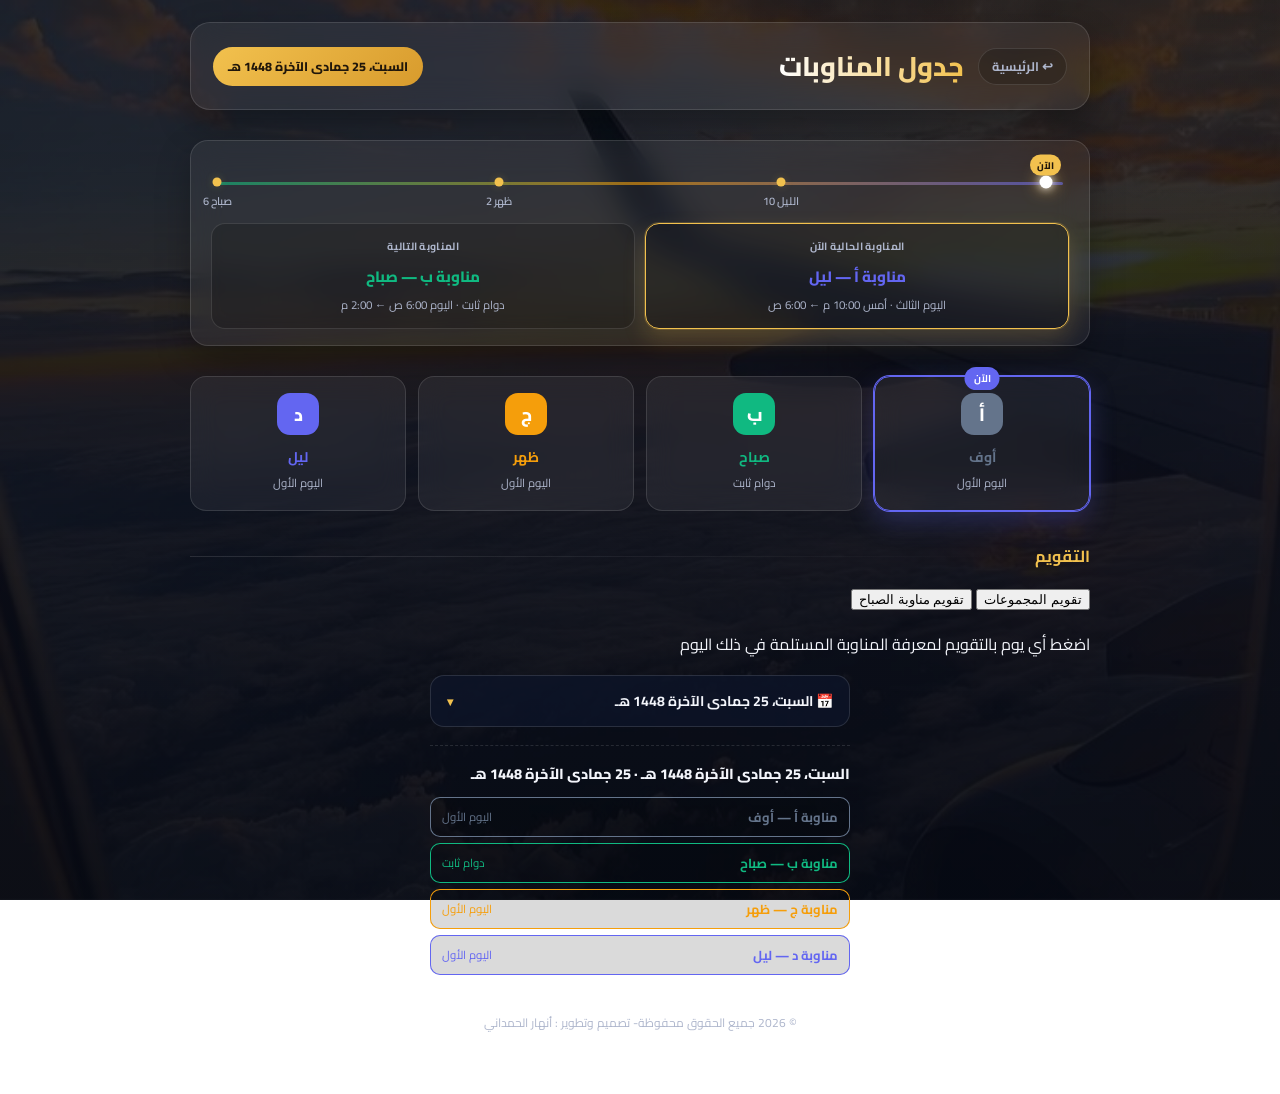
<file: shifts.html>
<!DOCTYPE html>
<html lang="ar" dir="rtl">
<head>
<meta charset="UTF-8">
<meta name="viewport" content="width=device-width, initial-scale=1.0">
<title>جدول المناوبات</title>
<link rel="preconnect" href="https://fonts.googleapis.com">
<link rel="preconnect" href="https://fonts.gstatic.com" crossorigin>
<link href="https://fonts.googleapis.com/css2?family=Cairo:wght@400;500;600;700;800;900&display=swap" rel="stylesheet">
<link rel="stylesheet" href="css/common.css">
<link rel="stylesheet" href="css/shifts.css">
</head>
<body>

<div class="wrap">

  <div class="hero">
    <a class="back-link" href="index.html">↩ الرئيسية</a>
    <h1>جدول المناوبات</h1>
    <div class="pills">
      <span class="g" id="todayPillG"></span>
    </div>
  </div>

  <div class="timeline-card sec-gap">
    <div class="thin-track" id="thinTrack">
      <div class="line"></div>
      <div class="tick" style="left:0%"><span>6 صباح</span></div>
      <div class="tick" style="left:33.33%"><span>2 ظهر</span></div>
      <div class="tick" style="left:66.66%"><span>10 الليل</span></div>
      <div class="now-mark" id="nowMark"></div>
    </div>
    <div class="now-next" id="nowNext"></div>
  </div>

  <div class="duty-grid sec-gap" id="dutyGrid"></div>

  <div class="sec-title"><span>التقويم</span><span class="line"></span></div>
  <div class="cal-type-switch">
    <button type="button" class="type-opt active" id="typeGroups">تقويم المجموعات</button>
    <button type="button" class="type-opt" id="typeMorning">تقويم مناوبة الصباح</button>
  </div>
  <p class="cal-caption" id="calCaption"></p>
  <button type="button" class="date-toggle" id="dateToggle">
    <span id="dateToggleText"></span><span class="arrow">▾</span>
  </button>
  <div class="cal-pop" id="calPop" style="display:none;">
    <div class="cal-card">
      <div class="cal-mode-switch">
        <button type="button" class="mode-opt active" id="modeHijri">هجري</button>
        <button type="button" class="mode-opt" id="modeGreg">ميلادي</button>
      </div>
      <div class="cal-nav">
        <button id="prevBtn">‹</button>
        <h2 id="monthLabel"></h2>
        <button id="nextBtn">›</button>
      </div>
      <div class="cal-hijri-range" id="hijriRange"></div>

      <div class="week-row">
        <div>أحد</div><div>اثنين</div><div>ثلاثاء</div><div>أربعاء</div><div>خميس</div><div>جمعة</div><div>سبت</div>
      </div>
      <div class="days-grid" id="daysGrid"></div>
      <div class="cal-actions">
        <button type="button" class="cancel" id="cancelBtn">إلغاء</button>
        <button type="button" class="today-btn" id="todayBtn">اليوم</button>
      </div>
    </div>
  </div>

  <div class="day-details" id="dayDetails"></div>

  <footer>© 2026 جميع الحقوق محفوظة- تصميم وتطوير : أنهار الحمداني</footer>
</div>

<script>
/* ===================== منطق المناوبات ===================== */
// مناوبة ج ثابتة صباحًا حتى 30/4/1448هـ (2026-10-11) شاملة، ومن 1/5/1448هـ (2026-10-12) تصبح مناوبة ب هي الثابتة صباحًا وج تدخل دورة التبديل مكانها
const EPOCH  = new Date(2026, 9, 6);
const SWITCH = new Date(2026, 9, 12);

// مجموعات الدوام الصباحي الداخلية (3 مجموعات، 4 أيام دوام / يومين أوف)
// تبدأ من 1 جمادى الأولى 1448هـ، وفي كل مرة مجموعة وحدة فقط أوف يومين والباقي دوام
const MORNING_EPOCH = SWITCH;
function morningOffGroup(date){
  const dd = Math.round((stripTime(date) - MORNING_EPOCH) / 86400000);
  const pos = ((dd % 6) + 6) % 6;
  return Math.floor(pos / 2) + 1; // 1, 2 أو 3
}

// الوقت الحالي بتوقيت السعودية دائمًا، بغض النظر عن منطقة جهاز الزائر
function nowRiyadh(){
  const fmt = new Intl.DateTimeFormat('en-US', {
    timeZone:'Asia/Riyadh', year:'numeric', month:'2-digit', day:'2-digit',
    hour:'2-digit', minute:'2-digit', second:'2-digit', hour12:false
  });
  const o = {};
  fmt.formatToParts(new Date()).forEach(p=>{ if(p.type!=='literal') o[p.type]=p.value; });
  return new Date(+o.year, +o.month-1, +o.day, (+o.hour)%24, +o.minute, +o.second);
}

const PHASE_COLOR = {
  'ظهر':  {c:'var(--c-day)',   bg:'var(--c-day-bg)'},
  'ليل':  {c:'var(--c-night)', bg:'var(--c-night-bg)'},
  'أوف':  {c:'var(--c-off)',   bg:'var(--c-off-bg)'},
  'صباح': {c:'var(--c-morn)',  bg:'var(--c-morn-bg)'}
};
const ORDINAL = {1:'الأول', 2:'الثاني', 3:'الثالث'};

function stripTime(d){ return new Date(d.getFullYear(), d.getMonth(), d.getDate()); }
function diffDays(d){ return Math.round((stripTime(d) - EPOCH) / 86400000); }
function mod9(n){ return ((n % 9) + 9) % 9; }

function phaseFromPos(p){
  if(p < 3) return {phase:'ظهر', day:p+1};
  if(p < 6) return {phase:'ليل', day:p-3+1};
  return {phase:'أوف', day:p-6+1};
}

function getDaySchedule(date){
  const d = stripTime(date);
  const dd = diffDays(d);
  const afterSwitch = d.getTime() >= SWITCH.getTime();
  const slot2Group = afterSwitch ? 'ج' : 'ب';
  const fixedGroup = afterSwitch ? 'ب' : 'ج';

  const a    = phaseFromPos(mod9(dd + 0));
  const s2   = phaseFromPos(mod9(dd + 3));
  const offd = phaseFromPos(mod9(dd + 6));

  const result = {};
  result['أ'] = a;
  result[slot2Group] = s2;
  result[fixedGroup] = {phase:'صباح', day:null, fixed:true};
  result['د'] = offd;
  return result;
}

function groupForPhase(date, phaseName){
  const sch = getDaySchedule(date);
  for(const g of ['أ','ب','ج','د']){
    if(phaseName === 'صباح'){ if(sch[g].fixed) return g; }
    else if(sch[g].phase === phaseName) return g;
  }
  return null;
}

function dayWord(info){
  return info.fixed ? 'دوام ثابت' : `اليوم ${ORDINAL[info.day]}`;
}

/* ===================== الهجري عبر Intl ===================== */
const HIJRI_LOCALE = 'ar-SA-u-ca-islamic-umalqura-nu-latn';
function hijriFull(date){
  try{ return new Intl.DateTimeFormat(HIJRI_LOCALE, {day:'numeric', month:'long', year:'numeric'}).format(date); }
  catch(e){ return new Intl.DateTimeFormat('ar-SA-u-ca-islamic-nu-latn', {day:'numeric', month:'long', year:'numeric'}).format(date); }
}

/* ===================== بطاقات الدوام اليوم ===================== */
function renderDutyCards(){
  const today = nowRiyadh();
  const sch = getDaySchedule(today);
  const activeGroup = currentActiveGroup();
  const grid = document.getElementById('dutyGrid');
  grid.innerHTML = '';
  ['أ','ب','ج','د'].forEach(g=>{
    const info = sch[g];
    const colors = PHASE_COLOR[info.phase];
    const card = document.createElement('div');
    card.className = 'duty-card' + (g===activeGroup ? ' active' : '');
    card.innerHTML = `
      <div class="letter" style="background:${colors.c}">${g}</div>
      <div class="phase" style="color:${colors.c}">${info.phase}</div>
      <div class="day-n">${dayWord(info)}</div>
    `;
    grid.appendChild(card);
  });

  document.getElementById('todayPillG').textContent =
    today.toLocaleDateString(HIJRI_LOCALE, {weekday:'long', day:'numeric', month:'long', year:'numeric'});
}

/* ===================== الخط الزمني ===================== */
const PHASE_ORDER = ['صباح','ظهر','ليل'];
const HOUR_START  = [6,14,22];

function segmentAt(index){
  const dateOffset = Math.floor(index/3);
  const phaseIdx = ((index%3)+3)%3;
  const base = stripTime(nowRiyadh());
  const date = new Date(base.getFullYear(), base.getMonth(), base.getDate()+dateOffset);
  return {date, phase:PHASE_ORDER[phaseIdx], hour:HOUR_START[phaseIdx]};
}

function relDayLabel(date){
  const diff = Math.round((stripTime(date) - stripTime(nowRiyadh())) / 86400000);
  if(diff === 0) return 'اليوم';
  if(diff === 1) return 'غدًا';
  if(diff === -1) return 'أمس';
  return date.toLocaleDateString('ar-SA-u-nu-latn', {day:'numeric', month:'short'});
}

function timeRangeOf(seg){
  const hours = {6:'6:00 ص', 14:'2:00 م', 22:'10:00 م'};
  const nextHour = seg.hour===22 ? '6:00 ص' : (seg.hour===6 ? '2:00 م' : '10:00 م');
  return `${hours[seg.hour]} ← ${nextHour}`;
}

function currentSegmentIndex(){
  const now = nowRiyadh();
  const base = stripTime(now);
  const todaySixAM = new Date(base.getFullYear(), base.getMonth(), base.getDate(), 6,0,0);
  const diffMin = (now - todaySixAM) / 60000;
  return Math.floor(diffMin / 480);
}

function currentActiveGroup(){
  const seg = segmentAt(currentSegmentIndex());
  return groupForPhase(seg.date, seg.phase);
}

function renderTimeline(){
  const now = nowRiyadh();
  const currentIndex = currentSegmentIndex();

  const relMin = (((now.getHours()*60+now.getMinutes()) - 360) % 1440 + 1440) % 1440;
  document.getElementById('nowMark').style.left = (relMin/1440*100) + '%';

  const row = document.getElementById('nowNext');
  row.innerHTML = '';
  const tags = ['المناوبة الحالية الآن','المناوبة التالية'];
  [currentIndex, currentIndex+1].forEach((idx,i)=>{
    const seg = segmentAt(idx);
    const g = groupForPhase(seg.date, seg.phase);
    const info = getDaySchedule(seg.date)[g];
    const colors = PHASE_COLOR[seg.phase];
    const chip = document.createElement('div');
    chip.className = 'status-chip' + (i===0 ? ' now' : '');
    chip.innerHTML = `
      <div class="tag">${tags[i]}</div>
      <div class="main" style="color:${colors.c}">مناوبة ${g} — ${seg.phase}</div>
      <div class="sub">${dayWord(info)} · ${relDayLabel(seg.date)} ${timeRangeOf(seg)}</div>
    `;
    row.appendChild(chip);
  });
}

/* ===================== التقويم (هجري / ميلادي) ===================== */
let pickedDateStr = null;
let hijriAnchor = null;
let calMode = 'hijri';

function addDays(date, n){ const d=stripTime(date); return new Date(d.getFullYear(), d.getMonth(), d.getDate()+n); }

function hijriParts(date){
  try{
    var fmt = new Intl.DateTimeFormat('en-u-ca-islamic-umalqura', {year:'numeric', month:'numeric', day:'numeric'});
  }catch(e){
    fmt = new Intl.DateTimeFormat('en-u-ca-islamic', {year:'numeric', month:'numeric', day:'numeric'});
  }
  const o = {};
  fmt.formatToParts(date).forEach(p=>o[p.type]=p.value);
  return {y:+o.year, m:+o.month, d:+o.day};
}

function hijriMonthBounds(anchor){
  let d = stripTime(anchor);
  let p = hijriParts(d);
  let guard = 0;
  while(p.d !== 1 && guard < 40){ d = addDays(d, -1); p = hijriParts(d); guard++; }
  const first = d, y = p.y, m = p.m;

  let d2 = addDays(first, 1);
  let p2 = hijriParts(d2);
  guard = 0;
  while(p2.y === y && p2.m === m && guard < 40){ d2 = addDays(d2, 1); p2 = hijriParts(d2); guard++; }
  const last = addDays(d2, -1);
  return {first, last};
}

function gregMonthBounds(anchor){
  const first = new Date(anchor.getFullYear(), anchor.getMonth(), 1);
  const last = new Date(anchor.getFullYear(), anchor.getMonth()+1, 0);
  return {first, last};
}

function monthBounds(anchor){
  return calMode === 'hijri' ? hijriMonthBounds(anchor) : gregMonthBounds(anchor);
}

function initCalendarToToday(){
  hijriAnchor = nowRiyadh();
  pickedDateStr = toDateStr(nowRiyadh());
}

function jsDayToArabicCol(jsDay){ return jsDay; }

function toDateStr(d){
  const y=d.getFullYear(), m=String(d.getMonth()+1).padStart(2,'0'), dd=String(d.getDate()).padStart(2,'0');
  return `${y}-${m}-${dd}`;
}

let curBounds = null;

function renderCalendar(){
  curBounds = monthBounds(hijriAnchor);
  const first = curBounds.first, last = curBounds.last;
  const daysInMonth = Math.round((last - first) / 86400000) + 1;

  if(calMode === 'hijri'){
    document.getElementById('monthLabel').textContent =
      new Intl.DateTimeFormat(HIJRI_LOCALE, {month:'long', year:'numeric'}).format(first);
    document.getElementById('hijriRange').textContent =
      `${first.toLocaleDateString('ar-SA-u-nu-latn',{day:'numeric',month:'long',year:'numeric'})} — ${last.toLocaleDateString('ar-SA-u-nu-latn',{day:'numeric',month:'long',year:'numeric'})} م`;
  }else{
    document.getElementById('monthLabel').textContent =
      first.toLocaleDateString('ar-SA-u-nu-latn', {month:'long', year:'numeric'});
    document.getElementById('hijriRange').textContent =
      `${hijriFull(first)} — ${hijriFull(last)} هـ`;
  }

  const grid = document.getElementById('daysGrid');
  grid.innerHTML = '';

  const startCol = jsDayToArabicCol(first.getDay());
  const today = stripTime(nowRiyadh());

  for(let i=0;i<startCol;i++){
    const empty = document.createElement('div');
    empty.className = 'day-cell empty';
    grid.appendChild(empty);
  }

  for(let i=0;i<daysInMonth;i++){
    const date = addDays(first, i);
    const dateStr = toDateStr(date);
    const cell = document.createElement('div');
    cell.className = 'day-cell';
    if(stripTime(date).getTime() === today.getTime()) cell.classList.add('today');
    if(pickedDateStr === dateStr) cell.classList.add('picked');
    cell.textContent = i + 1;
    cell.addEventListener('click', ()=>{
      pickedDateStr = dateStr;
      renderCalendar();
      showDayDetails(date);
      closeCalPop();
    });
    grid.appendChild(cell);
  }

  if(pickedDateStr){
    const [y,m,d] = pickedDateStr.split('-').map(Number);
    showDayDetails(new Date(y, m-1, d));
  }
}

function updateDateToggleText(date){
  const el = document.getElementById('dateToggleText');
  if(el) el.textContent = '📅 ' + date.toLocaleDateString('ar-SA-u-nu-latn', {weekday:'long', day:'numeric', month:'long', year:'numeric'});
}

function closeCalPop(){
  document.getElementById('calPop').style.display = 'none';
  document.getElementById('dateToggle').classList.remove('open');
}

let calType = 'groups';

function updateCalCaption(){
  const el = document.getElementById('calCaption');
  el.textContent = calType === 'groups'
    ? 'اضغط أي يوم بالتقويم لمعرفة المناوبة المستلمة في ذلك اليوم'
    : 'اضغط أي يوم بالتقويم لمعرفة المجموعة المستلمة في ذلك اليوم';
}

function showDayDetails(date){
  updateDateToggleText(date);
  const box = document.getElementById('dayDetails');
  const niceDate = date.toLocaleDateString('ar-SA-u-nu-latn', {weekday:'long', day:'numeric', month:'long', year:'numeric'});

  let rows = '';
  if(calType === 'groups'){
    const sch = getDaySchedule(date);
    ['أ','ب','ج','د'].forEach(g=>{
      const info = sch[g];
      const colors = PHASE_COLOR[info.phase];
      rows += `
        <div class="drow hl" style="color:${colors.c}">
          <b style="color:${colors.c}">مناوبة ${g} — ${info.phase}</b>
          <span>${dayWord(info)}</span>
        </div>`;
    });
  }else{
    const offGroup = morningOffGroup(date);
    [1,2,3].forEach(n=>{
      const isOff = n === offGroup;
      const color = isOff ? 'var(--c-off)' : 'var(--c-morn)';
      rows += `
        <div class="drow hl" style="color:${color}">
          <b style="color:${color}">مجموعة الصباح ${n}</b>
          <span>${isOff ? 'أوف' : 'دوام'}</span>
        </div>`;
    });
  }

  box.innerHTML = `<div class="ddate">${niceDate} · ${hijriFull(date)}</div>${rows}`;
}

document.getElementById('typeGroups').addEventListener('click', ()=>{
  calType = 'groups';
  document.getElementById('typeGroups').classList.add('active');
  document.getElementById('typeMorning').classList.remove('active');
  updateCalCaption();
  if(pickedDateStr){
    const [y,m,d] = pickedDateStr.split('-').map(Number);
    showDayDetails(new Date(y, m-1, d));
  }
});
document.getElementById('typeMorning').addEventListener('click', ()=>{
  calType = 'morning';
  document.getElementById('typeMorning').classList.add('active');
  document.getElementById('typeGroups').classList.remove('active');
  updateCalCaption();
  if(pickedDateStr){
    const [y,m,d] = pickedDateStr.split('-').map(Number);
    showDayDetails(new Date(y, m-1, d));
  }
});

document.getElementById('dateToggle').addEventListener('click', ()=>{
  const pop = document.getElementById('calPop');
  const btn = document.getElementById('dateToggle');
  const open = pop.style.display !== 'none';
  pop.style.display = open ? 'none' : 'block';
  btn.classList.toggle('open', !open);
});
document.getElementById('cancelBtn').addEventListener('click', closeCalPop);
document.getElementById('modeHijri').addEventListener('click', ()=>{
  calMode = 'hijri';
  document.getElementById('modeHijri').classList.add('active');
  document.getElementById('modeGreg').classList.remove('active');
  renderCalendar();
});
document.getElementById('modeGreg').addEventListener('click', ()=>{
  calMode = 'gregorian';
  document.getElementById('modeGreg').classList.add('active');
  document.getElementById('modeHijri').classList.remove('active');
  renderCalendar();
});
document.getElementById('prevBtn').addEventListener('click', ()=>{
  hijriAnchor = addDays(curBounds.first, -1);
  renderCalendar();
});
document.getElementById('nextBtn').addEventListener('click', ()=>{
  hijriAnchor = addDays(curBounds.last, 1);
  renderCalendar();
});
document.getElementById('todayBtn').addEventListener('click', ()=>{
  const t = nowRiyadh();
  hijriAnchor = t;
  pickedDateStr = toDateStr(t);
  renderCalendar();
  showDayDetails(t);
  closeCalPop();
});

/* ===================== تشغيل ===================== */
renderDutyCards();
renderTimeline();
updateCalCaption();
initCalendarToToday();
renderCalendar();
setInterval(()=>{ renderTimeline(); renderDutyCards(); }, 60000);
</script>

</body>
</html>
</file>
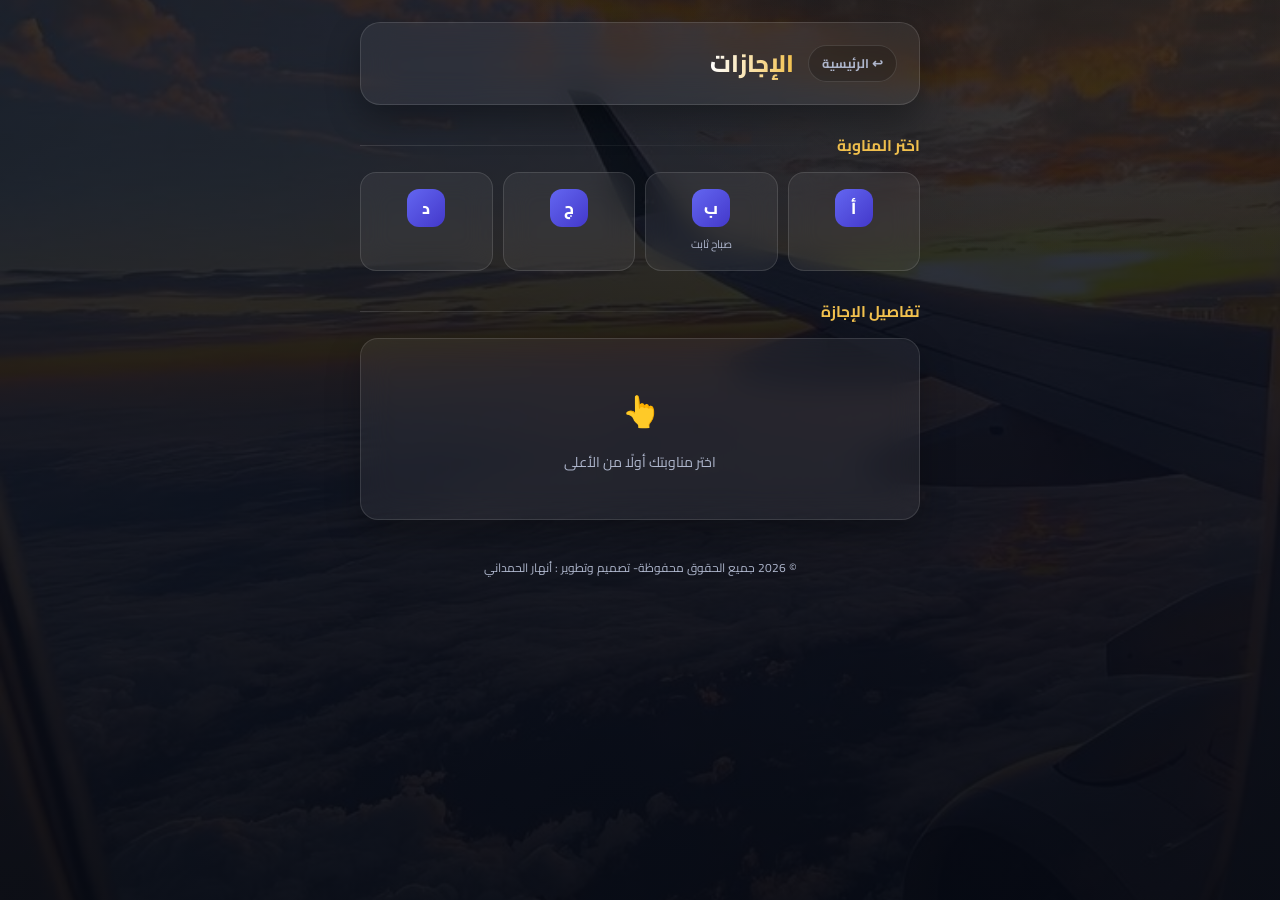
<file: vacations.html>
<!DOCTYPE html>
<html lang="ar" dir="rtl">
<head>
<meta charset="UTF-8">
<meta name="viewport" content="width=device-width, initial-scale=1.0">
<title>الإجازات</title>
<link rel="preconnect" href="https://fonts.googleapis.com">
<link rel="preconnect" href="https://fonts.gstatic.com" crossorigin>
<link href="https://fonts.googleapis.com/css2?family=Cairo:wght@400;500;600;700;800;900&display=swap" rel="stylesheet">
<link rel="stylesheet" href="css/common.css">
<link rel="stylesheet" href="css/vacations.css">
</head>
<body>

<div class="wrap">

  <div class="hero">
    <a class="back-link" href="index.html">↩ الرئيسية</a>
    <h1>الإجازات</h1>
  </div>

  <div class="sec-title"><span>اختر المناوبة</span><span class="line"></span></div>
  <div class="group-grid" id="groupGrid"></div>

  <div class="sec-title"><span>تفاصيل الإجازة</span><span class="line"></span></div>
  <div class="panel" id="panel">
    <div class="soon"><div class="big">👆</div>اختر مناوبتك أولًا من الأعلى</div>
  </div>

  <footer>© 2026 جميع الحقوق محفوظة- تصميم وتطوير : أنهار الحمداني</footer>
</div>

<script>
/* ===================== محرك المناوبات (نفس منطق جدول المناوبات) ===================== */
// مناوبة ج ثابتة صباحًا حتى 30/4/1448هـ (2026-10-11) شاملة، ومن 1/5/1448هـ (2026-10-12) تصبح مناوبة ب هي الثابتة صباحًا وج تدخل دورة التبديل مكانها
const EPOCH  = new Date(2026, 9, 6);
const SWITCH = new Date(2026, 9, 12);

// الوقت الحالي بتوقيت السعودية دائمًا، بغض النظر عن منطقة جهاز الزائر
function nowRiyadh(){
  const fmt = new Intl.DateTimeFormat('en-US', {
    timeZone:'Asia/Riyadh', year:'numeric', month:'2-digit', day:'2-digit',
    hour:'2-digit', minute:'2-digit', second:'2-digit', hour12:false
  });
  const o = {};
  fmt.formatToParts(new Date()).forEach(p=>{ if(p.type!=='literal') o[p.type]=p.value; });
  return new Date(+o.year, +o.month-1, +o.day, (+o.hour)%24, +o.minute, +o.second);
}

const PHASE_COLOR = {
  'ظهر':  {c:'var(--c-day)',   bg:'var(--c-day-bg)'},
  'ليل':  {c:'var(--c-night)', bg:'var(--c-night-bg)'},
  'أوف':  {c:'var(--c-off)',   bg:'var(--c-off-bg)'},
  'صباح': {c:'var(--c-morn)',  bg:'var(--c-morn-bg)'}
};

function stripTime(d){ return new Date(d.getFullYear(), d.getMonth(), d.getDate()); }
function diffDays(d){ return Math.round((stripTime(d) - EPOCH) / 86400000); }
function mod9(n){ return ((n % 9) + 9) % 9; }

function phaseFromPos(p){
  if(p < 3) return {phase:'ظهر', day:p+1};
  if(p < 6) return {phase:'ليل', day:p-3+1};
  return {phase:'أوف', day:p-6+1};
}

function getDaySchedule(date){
  const d = stripTime(date);
  const dd = diffDays(d);
  const afterSwitch = d.getTime() >= SWITCH.getTime();
  const slot2Group = afterSwitch ? 'ج' : 'ب';
  const fixedGroup = afterSwitch ? 'ب' : 'ج';

  const a    = phaseFromPos(mod9(dd + 0));
  const s2   = phaseFromPos(mod9(dd + 3));
  const offd = phaseFromPos(mod9(dd + 6));

  const result = {};
  result['أ'] = a;
  result[slot2Group] = s2;
  result[fixedGroup] = {phase:'صباح', day:null, fixed:true};
  result['د'] = offd;
  return result;
}

function addDays(date, n){ const d=stripTime(date); return new Date(d.getFullYear(), d.getMonth(), d.getDate()+n); }

function findOhrStarts(group, fromDate, count, limitDate){
  const results = [];
  let d = stripTime(fromDate);
  let guard = 0;
  while(results.length < count && guard < 500){
    if(limitDate && d.getTime() > limitDate.getTime()) break;
    const info = getDaySchedule(d)[group];
    if(!info.fixed && info.phase === 'ظهر' && info.day === 1) results.push(new Date(d));
    d = addDays(d, 1);
    guard++;
  }
  return results;
}

// مناوبة ب تتوقف عن دورة الظهر/الليل عند بدء الدوام الصباحي الثابت (SWITCH)
// مناوبة ج تبدأ دورة الظهر/الليل من بداية الدوام الصباحي الثابت الجديد (SWITCH)
const GROUP_BOUNDS = {
  'أ': {min:null, max:null},
  'د': {min:null, max:null},
  'ب': {min:null, max:addDays(SWITCH,-1)},
  'ج': {min:SWITCH, max:null}
};

const HIJRI_LOCALE = 'ar-SA-u-ca-islamic-umalqura-nu-latn';
function hijriShort(date){
  try{ return new Intl.DateTimeFormat(HIJRI_LOCALE, {day:'numeric', month:'short'}).format(date); }
  catch(e){ return new Intl.DateTimeFormat('ar-SA-u-ca-islamic-nu-latn', {day:'numeric', month:'short'}).format(date); }
}
function hijriFull(date){
  try{ return new Intl.DateTimeFormat(HIJRI_LOCALE, {day:'numeric', month:'long', year:'numeric'}).format(date); }
  catch(e){ return new Intl.DateTimeFormat('ar-SA-u-ca-islamic-nu-latn', {day:'numeric', month:'long', year:'numeric'}).format(date); }
}

const HIJRI_MONTHS = ['محرم','صفر','ربيع الأول','ربيع الآخر','جمادى الأولى','جمادى الآخرة','رجب','شعبان','رمضان','شوال','ذو القعدة','ذو الحجة'];

function hijriParts(date){
  try{
    var fmt = new Intl.DateTimeFormat('en-u-ca-islamic-umalqura', {year:'numeric', month:'numeric', day:'numeric'});
  }catch(e){
    fmt = new Intl.DateTimeFormat('en-u-ca-islamic', {year:'numeric', month:'numeric', day:'numeric'});
  }
  const o = {};
  fmt.formatToParts(date).forEach(p=>o[p.type]=p.value);
  return {y:+o.year, m:+o.month, d:+o.day};
}

function jsDayToArabicCol(jsDay){ return jsDay; }

function hijriMonthBounds(anchor){
  let d = stripTime(anchor);
  let p = hijriParts(d);
  let guard = 0;
  while(p.d !== 1 && guard < 40){ d = addDays(d, -1); p = hijriParts(d); guard++; }
  const first = d, y = p.y, m = p.m;

  let d2 = addDays(first, 1);
  let p2 = hijriParts(d2);
  guard = 0;
  while(p2.y === y && p2.m === m && guard < 40){ d2 = addDays(d2, 1); p2 = hijriParts(d2); guard++; }
  const last = addDays(d2, -1);
  return {first, last};
}

// يقدّر تاريخًا ميلاديًا يقع داخل شهر/سنة هجريين معينين (لقفز التقويم المصغر)
function hijriMonthToAnchor(y, m){
  const refH = hijriParts(EPOCH);
  let guess = addDays(EPOCH, Math.round(((y - refH.y) * 12 + (m - refH.m)) * 29.5306));
  let b = hijriMonthBounds(guess);
  let bh = hijriParts(b.first);
  let guard = 0;
  while((bh.y !== y || bh.m !== m) && guard < 8){
    guess = addDays(guess, ((y - bh.y) * 12 + (m - bh.m)) * 29.5306);
    b = hijriMonthBounds(guess);
    bh = hijriParts(b.first);
    guard++;
  }
  return b.first;
}

/* ===================== الحالة ===================== */
const today = nowRiyadh();
const todaySch = getDaySchedule(today);
let selectedGroup = null;
let selectedStart = null;

function isFixedToday(g){ return !!todaySch[g].fixed; }

let curEffMin = null, curEffMax = null;
let calAnchor = null;

/* ===================== اختيار المناوبة ===================== */
function renderGroupGrid(){
  const grid = document.getElementById('groupGrid');
  grid.innerHTML = '';
  ['أ','ب','ج','د'].forEach(g=>{
    const card = document.createElement('div');
    card.className = 'group-card' + (selectedGroup===g ? ' sel' : '');
    card.innerHTML = `
      <div class="letter">${g}</div>
      <div class="tag">${isFixedToday(g) ? 'صباح ثابت' : ''}</div>
    `;
    card.addEventListener('click', ()=>{
      selectedGroup = g;
      selectedStart = null;
      calAnchor = null;
      renderGroupGrid();
      renderPanel();
    });
    grid.appendChild(card);
  });
}

/* ===================== اللوحة الرئيسية ===================== */
function renderPanel(){
  const panel = document.getElementById('panel');

  if(selectedGroup === null){
    panel.innerHTML = `<div class="soon"><div class="big">👆</div>اختر مناوبتك أولًا من الأعلى</div>`;
    return;
  }

  const bounds = GROUP_BOUNDS[selectedGroup];
  const minBound = bounds.min;
  const maxBound = bounds.max;
  const effMin = (minBound && minBound.getTime() > today.getTime()) ? minBound : today;
  const effMax = maxBound;
  const windowClosed = effMax && effMin.getTime() > effMax.getTime();
  curEffMin = effMin;
  curEffMax = effMax;

  if(windowClosed){
    panel.innerHTML = `<div class="soon"><div class="big">🚫</div>
      لا تتوفر تواريخ إجازة متاحة لمناوبة ${selectedGroup} حاليًا<br>
      <span style="font-size:11.5px;">توقفت دورة الظهر/الليل عند بدء الدوام الصباحي الثابت (${hijriFull(addDays(maxBound,1))})</span>
    </div>`;
    return;
  }

  let banner = '';
  if(minBound && minBound.getTime() > today.getTime()){
    banner = `<div class="soon" style="padding:16px 10px;"><div class="big">🚧</div>قريبًا</div>`;
  }

  const suggestions = findOhrStarts(selectedGroup, effMin, 2, effMax);
  if(selectedStart === null) selectedStart = toKey(suggestions[0] || effMin);

  let sugHtml = suggestions.length
    ? suggestions.map(d=>{
        const key = toKey(d);
        return `<div class="sug-chip" data-key="${key}">
          <b>${d.toLocaleDateString('ar-SA-u-nu-latn',{weekday:'short', day:'numeric', month:'long'})}</b>
          <span>${hijriShort(d)} هـ</span>
        </div>`;
      }).join('')
    : `<div class="result-hint">لا توجد تواريخ "أول ظهر" قريبة ضمن المدى المتاح</div>`;

  panel.innerHTML = banner + `
    <label>عدد أيام الإجازة</label>
    <input type="number" id="daysInput" min="1" placeholder="مثال: 7">

    <label style="margin-top:14px;">تاريخ بداية الإجازة (هجري)</label>
    <button type="button" class="date-toggle" id="dateToggle">
      <span id="dateToggleText"></span><span class="arrow">▾</span>
    </button>
    <div class="mini-cal-pop" id="miniCalPop" style="display:none;">
      <div class="mini-jump" id="miniJumpBar"></div>
      <div class="mini-cal" id="miniCal"></div>
    </div>

    <button class="search-btn" id="searchBtn">🔍 بحث</button>

    <button type="button" class="sug-toggle" id="sugToggle">💡 عرض الاقتراحات</button>
    <div class="sug-wrap" id="sugWrap" style="display:none;">
      <span class="sug-label">أقرب ظهرين:</span>
      <div class="sug-list">${sugHtml}</div>
    </div>

    <div class="result" id="resultBox"><div class="result-hint">اختر عدد الأيام وتاريخ البداية ثم اضغط بحث</div></div>
  `;

  updateDateToggleText();
  renderMiniCal();

  document.getElementById('dateToggle').addEventListener('click', ()=>{
    const pop = document.getElementById('miniCalPop');
    const btn = document.getElementById('dateToggle');
    const open = pop.style.display !== 'none';
    pop.style.display = open ? 'none' : 'block';
    btn.classList.toggle('open', !open);
  });
  document.getElementById('sugToggle').addEventListener('click', ()=>{
    const wrap = document.getElementById('sugWrap');
    const open = wrap.style.display !== 'none';
    wrap.style.display = open ? 'none' : 'block';
    document.getElementById('sugToggle').textContent = open ? '💡 عرض الاقتراحات' : '💡 إخفاء الاقتراحات';
  });
  document.querySelectorAll('.sug-chip').forEach(el=>{
    el.addEventListener('click', ()=>{
      selectedStart = el.dataset.key;
      calAnchor = fromKey(selectedStart);
      updateDateToggleText();
      renderMiniCal();
    });
  });
  document.getElementById('searchBtn').addEventListener('click', renderResult);
}

function updateDateToggleText(){
  const el = document.getElementById('dateToggleText');
  if(el) el.textContent = '📅 ' + hijriFull(fromKey(selectedStart));
}

/* ===================== تقويم هجري مصغر لاختيار تاريخ البداية ===================== */
const MINI_WEEK = ['أحد','اثنين','ثلاثاء','أربعاء','خميس','جمعة','سبت'];

function renderMiniCal(){
  if(!calAnchor) calAnchor = fromKey(selectedStart);
  const b = hijriMonthBounds(calAnchor);
  const daysInMonth = Math.round((b.last - b.first) / 86400000) + 1;
  const firstH = hijriParts(b.first);
  const label = `${HIJRI_MONTHS[firstH.m - 1]} ${firstH.y}`;
  const startCol = jsDayToArabicCol(b.first.getDay());
  const todayKey = toKey(today);

  let cells = '';
  for(let i=0;i<startCol;i++) cells += `<div class="mini-day empty"></div>`;
  for(let i=0;i<daysInMonth;i++){
    const date = addDays(b.first, i);
    const key = toKey(date);
    const disabled = date.getTime() < curEffMin.getTime() || (curEffMax && date.getTime() > curEffMax.getTime());
    let cls = 'mini-day';
    if(disabled) cls += ' disabled';
    if(key === todayKey) cls += ' today';
    if(key === selectedStart) cls += ' selected';
    cells += `<div class="${cls}" data-key="${key}">${i+1}</div>`;
  }

  let monthOpts = '';
  HIJRI_MONTHS.forEach((name,i)=>{
    monthOpts += `<option value="${i+1}"${(i+1)===firstH.m?' selected':''}>${name}</option>`;
  });

  document.getElementById('miniJumpBar').innerHTML = `
    <select id="miniJumpMonth">${monthOpts}</select>
    <input type="number" id="miniJumpYear" min="1400" max="1500" value="${firstH.y}">
    <button type="button" id="miniJumpBtn">🔍</button>
  `;

  const cal = document.getElementById('miniCal');
  cal.innerHTML = `
    <div class="mini-cal-nav">
      <button type="button" id="miniPrev">‹</button>
      <span class="label">${label}</span>
      <button type="button" id="miniNext">›</button>
    </div>
    <div class="mini-week-row">${MINI_WEEK.map(x=>`<div>${x}</div>`).join('')}</div>
    <div class="mini-days-grid">${cells}</div>
    <div class="mini-cal-actions">
      <button type="button" class="cancel" id="miniCancel">إلغاء</button>
      <button type="button" class="today-btn" id="miniToday">اليوم</button>
    </div>
  `;

  document.getElementById('miniJumpBtn').addEventListener('click', ()=>{
    const jm = parseInt(document.getElementById('miniJumpMonth').value, 10);
    const jy = parseInt(document.getElementById('miniJumpYear').value, 10);
    if(!jm || !jy) return;
    calAnchor = hijriMonthToAnchor(jy, jm);
    renderMiniCal();
  });
  document.getElementById('miniCancel').addEventListener('click', ()=>{
    const pop = document.getElementById('miniCalPop');
    const btn = document.getElementById('dateToggle');
    pop.style.display = 'none';
    btn.classList.remove('open');
  });
  document.getElementById('miniToday').addEventListener('click', ()=>{
    const t = stripTime(today);
    const disabled = t.getTime() < curEffMin.getTime() || (curEffMax && t.getTime() > curEffMax.getTime());
    if(!disabled){
      selectedStart = toKey(t);
      updateDateToggleText();
    }
    calAnchor = t;
    renderMiniCal();
  });
  document.getElementById('miniPrev').addEventListener('click', ()=>{
    calAnchor = addDays(b.first, -1);
    renderMiniCal();
  });
  document.getElementById('miniNext').addEventListener('click', ()=>{
    calAnchor = addDays(b.last, 1);
    renderMiniCal();
  });
  cal.querySelectorAll('.mini-day:not(.empty):not(.disabled)').forEach(el=>{
    el.addEventListener('click', ()=>{
      selectedStart = el.dataset.key;
      calAnchor = fromKey(selectedStart);
      updateDateToggleText();
      renderMiniCal();
      const pop = document.getElementById('miniCalPop');
      const btn = document.getElementById('dateToggle');
      if(pop){ pop.style.display = 'none'; btn.classList.remove('open'); }
    });
  });
}

function toKey(d){ return `${d.getFullYear()}-${d.getMonth()}-${d.getDate()}`; }
function fromKey(k){ const [y,m,d]=k.split('-').map(Number); return new Date(y,m,d); }

const ORDINAL = {1:'الأول', 2:'الثاني', 3:'الثالث'};

function renderResult(){
  const rawDays = document.getElementById('daysInput').value;
  const box = document.getElementById('resultBox');
  if(!rawDays || parseInt(rawDays,10) < 1){
    box.innerHTML = `<div class="result-hint">⚠️ أدخل عدد أيام الإجازة أولًا</div>`;
    return;
  }
  const days = parseInt(rawDays, 10);
  const start = fromKey(selectedStart);

  if(start.getTime() < curEffMin.getTime() || (curEffMax && start.getTime() > curEffMax.getTime())){
    box.innerHTML = `<div class="result-hint">⚠️ هذا التاريخ خارج المدى المتاح لمناوبة ${selectedGroup}</div>`;
    return;
  }

  const end = addDays(start, days - 1);

  function phaseTag(date){
    const info = getDaySchedule(date)[selectedGroup];
    return info.fixed ? 'صباح ثابت' : `${info.phase} — اليوم ${ORDINAL[info.day]}`;
  }
  const startColors = PHASE_COLOR[getDaySchedule(start)[selectedGroup].fixed ? 'صباح' : getDaySchedule(start)[selectedGroup].phase];
  const endColors = PHASE_COLOR[getDaySchedule(end)[selectedGroup].fixed ? 'صباح' : getDaySchedule(end)[selectedGroup].phase];

  box.innerHTML = `
    <div class="row">
      <div>
        <span class="k">تاريخ البداية</span>
        <span class="tagpill" style="background:${startColors.bg};color:${startColors.c}">${phaseTag(start)}</span>
      </div>
      <span class="v">${start.toLocaleDateString('ar-SA-u-nu-latn',{day:'numeric',month:'long',year:'numeric'})}<small>${hijriShort(start)} هـ</small></span>
    </div>
    <div class="row">
      <div>
        <span class="k">تاريخ النهاية</span>
        <span class="tagpill" style="background:${endColors.bg};color:${endColors.c}">${phaseTag(end)}</span>
      </div>
      <span class="v">${end.toLocaleDateString('ar-SA-u-nu-latn',{day:'numeric',month:'long',year:'numeric'})}<small>${hijriShort(end)} هـ · ${days} ${days===1?'يوم':'أيام'} إجازة</small></span>
    </div>
  `;
}

/* ===================== تشغيل ===================== */
renderGroupGrid();
renderPanel();
</script>

</body>
</html>
</file>
<file: css/common.css>
/* ===================== المتغيرات العامة ===================== */
:root{
  --panel:rgba(255,255,255,.06);
  --panel-brd:rgba(255,255,255,.12);
  --gold:#f2c14e;
  --gold-soft:#f2c14e33;
  --text:#f3f5fb;
  --muted:#aeb6cc;

  --c-day:#f59e0b;     /* ظهر */
  --c-day-bg:#f59e0b26;
  --c-night:#6366f1;   /* ليل */
  --c-night-bg:#6366f126;
  --c-off:#64748b;     /* أوف */
  --c-off-bg:#64748b26;
  --c-morn:#10b981;    /* صباح ثابت */
  --c-morn-bg:#10b98126;

  --cal-bg:#101a30;
  --cal-brd:#f2c14e30;
  --cal-text:#f3f5fb;
  --cal-muted:#aeb6cc;
}

/* ===================== إعادة ضبط أساسية ===================== */
*{box-sizing:border-box;}
html,body{margin:0;padding:0;}
body{
  font-family:'Cairo',sans-serif;
  color:var(--text);
  min-height:100vh;
  padding:22px 16px 60px;
  position:relative;
}

/* ===== خلفية الموقع ===== */
body::before{
  content:"";position:fixed;inset:0;z-index:-2;
  background-image:url('../background.jpg');
  background-size:cover;background-position:center;background-attachment:fixed;
}
body::after{
  content:"";position:fixed;inset:0;z-index:-1;
  background:
    radial-gradient(1100px 600px at 90% -10%, #f2c14e17, transparent 60%),
    linear-gradient(180deg, rgba(6,10,20,.80), rgba(8,13,26,.88) 45%, rgba(6,10,20,.93));
}

/* ===== الهيدر العلوي (مشترك بين صفحات داخلية) ===== */
.hero{
  display:flex;align-items:center;gap:14px;flex-wrap:wrap;
  background:var(--panel);border:1px solid var(--panel-brd);
  border-radius:20px;padding:18px 22px;backdrop-filter:blur(16px);
  box-shadow:0 14px 34px #00000055;
}
.hero h1{
  margin:0;font-size:clamp(20px,4vw,27px);
  background:linear-gradient(90deg,#fff,var(--gold));
  -webkit-background-clip:text;background-clip:text;color:transparent;
  font-weight:800;
}
.back-link{
  display:inline-flex;align-items:center;gap:5px;
  color:var(--muted);text-decoration:none;font-size:12.5px;font-weight:700;
  background:#00000030;border:1px solid var(--panel-brd);
  padding:6px 13px;border-radius:999px;transition:.2s;
}
.back-link:hover{color:var(--gold);border-color:var(--gold-soft);}

/* ===== عناوين الأقسام ===== */
.sec-title{
  margin:30px 0 12px;display:flex;align-items:center;gap:10px;
  font-size:16px;font-weight:700;color:var(--gold);
}
.sec-title .line{flex:1;height:1px;background:linear-gradient(90deg,var(--panel-brd),transparent);}

/* ===== زر "اختر تاريخ" المنسدل (نمط مشترك) ===== */
.date-toggle{
  width:100%;display:flex;align-items:center;justify-content:space-between;gap:8px;
  background:#0d1528cc;border:1px solid var(--panel-brd);color:var(--text);
  padding:12px 16px;border-radius:14px;font-family:'Cairo',sans-serif;font-size:14px;
  font-weight:700;cursor:pointer;transition:.18s;
}
.date-toggle:hover{border-color:var(--gold-soft);}
.date-toggle .arrow{color:var(--gold);font-size:12px;transition:.2s;}
.date-toggle.open .arrow{transform:rotate(180deg);}

/* ===== التذييل ===== */
footer{text-align:center;color:var(--muted);font-size:12px;margin-top:36px;}
</file>
<file: css/shifts.css>
/* ===================== جدول المناوبات — تنسيقات خاصة بالصفحة ===================== */

.wrap{max-width:900px;margin:0 auto;}

.hero .pills{display:flex;gap:8px;flex-wrap:wrap;margin-right:auto;}
.hero .pills .g{
  background:linear-gradient(135deg,var(--gold),#d89b2d);
  color:#20160a;font-weight:800;font-size:12.5px;
  padding:8px 15px;border-radius:999px;white-space:nowrap;
}
.hero .pills .h{
  color:var(--gold);font-weight:700;font-size:12px;
  background:#00000040;border:1px solid var(--panel-brd);
  padding:7px 14px;border-radius:999px;white-space:nowrap;
}

.sec-gap{margin-top:30px;}

/* ===== خط الوقت النحيف ===== */
.timeline-card{
  background:var(--panel);border:1px solid var(--panel-brd);
  border-radius:18px;padding:18px 20px 16px;backdrop-filter:blur(16px);
  box-shadow:0 14px 34px #00000045;
}
.thin-track{direction:ltr;position:relative;height:38px;margin:4px 6px 0;}
.thin-track .line{
  position:absolute;top:19px;left:0;right:0;height:3px;border-radius:3px;
  background:linear-gradient(90deg,var(--c-morn),var(--c-day),var(--c-night));opacity:.6;
}
.thin-track .tick{
  position:absolute;top:19px;width:9px;height:9px;border-radius:50%;
  background:var(--gold);box-shadow:0 0 8px var(--gold-soft);transform:translate(-50%,-50%);
}
.thin-track .tick span{
  position:absolute;top:13px;left:50%;transform:translateX(-50%);
  font-size:11px;color:var(--muted);white-space:nowrap;font-weight:600;
}
.now-mark{
  position:absolute;top:19px;width:13px;height:13px;border-radius:50%;background:#fff;
  box-shadow:0 0 10px #fff,0 0 18px var(--gold);transform:translate(-50%,-50%);
  transition:left .3s;z-index:2;
}
.now-mark::after{
  content:"الآن";position:absolute;bottom:13px;left:50%;transform:translateX(-50%);
  font-size:9.5px;background:var(--gold);color:#20160a;padding:2px 7px;border-radius:999px;
  font-weight:800;white-space:nowrap;
}

.now-next{display:grid;grid-template-columns:1fr 1fr;gap:10px;margin-top:22px;}
@media(max-width:520px){.now-next{grid-template-columns:1fr;}}
.status-chip{
  background:#00000030;border:1px solid var(--panel-brd);border-radius:14px;
  padding:12px 14px;text-align:center;
}
.status-chip .tag{font-size:10.5px;color:var(--muted);font-weight:700;margin-bottom:6px;letter-spacing:.3px;}
.status-chip .main{font-size:15px;font-weight:800;}
.status-chip .sub{font-size:11.5px;color:var(--muted);margin-top:3px;}
.status-chip.now{
  border-color:var(--gold);box-shadow:0 0 0 1px var(--gold-soft),0 10px 22px #f2c14e30;
}

/* ===== بطاقات الدوام ===== */
.duty-grid{display:grid;grid-template-columns:repeat(4,1fr);gap:12px;}
@media(max-width:720px){.duty-grid{grid-template-columns:repeat(2,1fr);}}
.duty-card{
  position:relative;background:var(--panel);border:1px solid var(--panel-brd);
  border-radius:16px;padding:16px 12px;text-align:center;backdrop-filter:blur(14px);
}
.duty-card .letter{
  width:42px;height:42px;border-radius:13px;margin:0 auto 9px;
  display:flex;align-items:center;justify-content:center;
  font-size:18px;font-weight:800;color:#fff;
}
.duty-card .phase{font-size:14px;font-weight:700;margin-bottom:2px;}
.duty-card .day-n{font-size:11.5px;color:var(--muted);}
.duty-card.active{
  border-color:var(--c-night);box-shadow:0 0 0 1px var(--c-night),0 10px 26px #6366f140;
}
.duty-card.active::before{
  content:"الآن";position:absolute;top:-10px;left:50%;transform:translateX(-50%);
  background:var(--c-night);color:#fff;font-size:10px;font-weight:700;
  padding:2px 9px;border-radius:999px;white-space:nowrap;
}

/* ===== التقويم ===== */
.date-toggle{max-width:420px;margin:0 auto;}
.cal-pop{max-width:420px;margin:10px auto 0;}

.cal-card{
  background:var(--cal-bg);border:1px solid var(--cal-brd);
  border-radius:24px;padding:20px 18px;
  box-shadow:0 16px 38px #00000055;
}
.cal-mode-switch{
  display:flex;gap:4px;background:#ffffff0f;border:1px solid #ffffff1a;
  border-radius:999px;padding:3px;margin-bottom:14px;
}
.cal-mode-switch .mode-opt{
  flex:1;background:transparent;border:none;color:var(--cal-muted);
  font-family:'Cairo',sans-serif;font-size:12.5px;font-weight:700;
  padding:8px 10px;border-radius:999px;cursor:pointer;transition:.2s;
}
.cal-mode-switch .mode-opt.active{background:var(--gold);color:#20160a;}

.cal-nav{display:flex;align-items:center;justify-content:space-between;margin-bottom:4px;}
.cal-nav button{
  background:#ffffff14;border:1px solid #ffffff22;color:#fff;
  width:38px;height:38px;border-radius:12px;cursor:pointer;font-size:16px;transition:.2s;
}
.cal-nav button:hover{background:var(--gold-soft);color:var(--gold);border-color:var(--gold-soft);}
.cal-nav h2{font-size:17px;font-weight:800;margin:0;color:#fff;}
.cal-hijri-range{text-align:center;font-size:10.5px;color:var(--cal-muted);margin-bottom:16px;}

.week-row{display:grid;grid-template-columns:repeat(7,1fr);gap:4px;margin-bottom:6px;}
.week-row div{text-align:center;font-size:11px;color:var(--cal-muted);font-weight:600;padding:2px 0;}

.days-grid{display:grid;grid-template-columns:repeat(7,1fr);gap:4px;}
.day-cell{
  aspect-ratio:1;border-radius:12px;
  background:transparent;border:1px solid transparent;
  display:flex;align-items:center;justify-content:center;
  font-size:16px;font-weight:600;color:var(--cal-text);
  cursor:pointer;transition:.18s;
}
.day-cell.empty{background:transparent;border:none;cursor:default;}
.day-cell:not(.empty):hover{background:#ffffff12;}
.day-cell.today{border-color:var(--gold);color:var(--gold);font-weight:800;}
.day-cell.picked{background:var(--gold);color:#20160a;border-color:var(--gold);font-weight:800;}

.cal-actions{display:flex;gap:8px;margin-top:14px;}
.cal-actions button{
  flex:1;padding:12px;border-radius:14px;font-weight:800;font-size:14px;cursor:pointer;border:none;
  font-family:'Cairo',sans-serif;
}
.cal-actions .cancel{background:#ffffff14;color:#fff;}
.cal-actions .cancel:hover{background:#ffffff22;}
.cal-actions .today-btn{background:linear-gradient(135deg,var(--gold),#d89b2d);color:#20160a;}
.cal-actions .today-btn:hover{filter:brightness(1.06);}

.day-details{
  max-width:420px;margin:18px auto 0;
  padding-top:14px;border-top:1px dashed var(--panel-brd);
  font-size:13px;color:var(--muted);
}
.day-details .ddate{font-size:14.5px;font-weight:800;color:var(--text);margin-bottom:10px;}
.day-details .drow{
  display:flex;align-items:center;justify-content:space-between;gap:10px;
  padding:8px 12px;border-radius:10px;margin-bottom:6px;background:#00000025;
}
.day-details .drow.hl{box-shadow:inset 0 0 0 1px currentColor;}
.day-details .drow b{font-size:13px;}
.day-details .drow span{font-size:11.5px;}

@media(max-width:480px){
  body{padding:16px 10px 44px;}
  .hero{padding:14px 16px;gap:10px;}
  .timeline-card{padding:14px 12px 12px;}
  .duty-card{padding:12px 8px;}
  .cal-card{padding:12px;}
}
</file>
<file: css/vacations.css>
/* ===================== الإجازات — تنسيقات خاصة بالصفحة ===================== */

.wrap{max-width:560px;margin:0 auto;}

.hero h1{font-size:clamp(19px,4vw,24px);}

.sec-title{margin:26px 0 12px;font-size:15.5px;}

.group-grid{display:grid;grid-template-columns:repeat(4,1fr);gap:10px;}
@media(max-width:420px){.group-grid{grid-template-columns:repeat(2,1fr);gap:8px;}}
.group-card{
  background:var(--panel);border:1px solid var(--panel-brd);border-radius:16px;
  padding:16px 8px;text-align:center;cursor:pointer;transition:.2s;backdrop-filter:blur(14px);
}
.group-card:hover{border-color:var(--gold-soft);transform:translateY(-2px);}
.group-card.sel{border-color:var(--gold);box-shadow:0 0 0 1px var(--gold-soft);}
.group-card .letter{
  width:38px;height:38px;border-radius:12px;margin:0 auto 7px;
  display:flex;align-items:center;justify-content:center;font-size:16px;font-weight:800;color:#fff;
  background:linear-gradient(135deg,#6366f1,#4338ca);
}
.group-card .tag{font-size:11px;color:var(--muted);}

.panel{
  background:var(--panel);border:1px solid var(--panel-brd);
  border-radius:18px;padding:18px 20px;backdrop-filter:blur(16px);
  box-shadow:0 14px 34px #00000045;
}
.soon{text-align:center;padding:26px 10px;color:var(--muted);font-size:14px;}
.soon .big{font-size:30px;margin-bottom:10px;}

label{display:block;font-size:12.5px;color:var(--muted);font-weight:700;margin-bottom:7px;}
input[type=number]{
  width:100%;background:#0d1528cc;border:1px solid var(--panel-brd);color:var(--text);
  padding:10px 14px;border-radius:12px;font-family:'Cairo',sans-serif;font-size:14px;color-scheme:dark;
}

/* ===== شريط البحث السريع داخل التقويم المصغر ===== */
.mini-jump{display:flex;gap:6px;margin-bottom:10px;}
.mini-jump select,
.mini-jump input[type=number]{
  background:#0d1528cc;border:1px solid var(--panel-brd);color:var(--text);
  border-radius:9px;font-family:'Cairo',sans-serif;font-size:11.5px;padding:7px 4px;
  text-align:center;color-scheme:dark;min-width:0;
}
.mini-jump select{flex:0 0 46%;text-align-last:center;cursor:pointer;}
.mini-jump input[type=number]{flex:1;}
.mini-jump input[type=number]::-webkit-inner-spin-button{opacity:0;}
.mini-jump button{
  flex:0 0 36px;background:linear-gradient(135deg,var(--gold),#d89b2d);border:none;color:#20160a;
  border-radius:9px;cursor:pointer;font-size:13px;font-weight:800;
}

/* ===== التقويم الهجري المصغر ===== */
.mini-cal{
  background:var(--cal-bg);border:1px solid var(--cal-brd);border-radius:20px;padding:16px;
  box-shadow:0 14px 32px #00000050;
}
.mini-cal-nav{display:flex;align-items:center;justify-content:space-between;margin-bottom:10px;}
.mini-cal-nav button{
  background:#ffffff14;border:1px solid #ffffff22;color:#fff;
  width:32px;height:32px;border-radius:10px;cursor:pointer;font-size:14px;transition:.18s;
}
.mini-cal-nav button:hover{background:var(--gold-soft);color:var(--gold);border-color:var(--gold-soft);}
.mini-cal-nav .label{font-size:13.5px;font-weight:800;color:#fff;}
.mini-week-row{display:grid;grid-template-columns:repeat(7,1fr);gap:3px;margin-bottom:5px;}
.mini-week-row div{text-align:center;font-size:10px;color:var(--cal-muted);font-weight:600;white-space:nowrap;overflow:hidden;}
.mini-days-grid{display:grid;grid-template-columns:repeat(7,1fr);gap:3px;}
.mini-day{
  aspect-ratio:1;border-radius:10px;background:transparent;border:1px solid transparent;
  display:flex;align-items:center;justify-content:center;font-size:14px;font-weight:600;
  color:var(--cal-text);cursor:pointer;transition:.15s;
}
.mini-day.empty{background:transparent;border:none;cursor:default;}
.mini-day:not(.empty):not(.disabled):hover{background:#ffffff12;}
.mini-day.today{border-color:var(--gold);color:var(--gold);font-weight:800;}
.mini-day.selected{background:var(--gold);color:#20160a;border-color:var(--gold);font-weight:800;}
.mini-day.disabled{opacity:.22;cursor:not-allowed;}

.mini-cal-actions{display:flex;gap:8px;margin-top:14px;}
.mini-cal-actions button{
  flex:1;padding:11px;border-radius:13px;font-weight:800;font-size:13px;cursor:pointer;border:none;
  font-family:'Cairo',sans-serif;
}
.mini-cal-actions .cancel{background:#ffffff14;color:#fff;}
.mini-cal-actions .cancel:hover{background:#ffffff22;}
.mini-cal-actions .today-btn{background:linear-gradient(135deg,var(--gold),#d89b2d);color:#20160a;}
.mini-cal-actions .today-btn:hover{filter:brightness(1.06);}

.date-toggle{padding:10px 14px;font-size:13.5px;}
.date-toggle .arrow{font-size:11px;}
.mini-cal-pop{margin-top:10px;}

.sug-toggle{
  display:block;width:100%;margin-top:14px;
  background:#0d152875;border:1px solid var(--panel-brd);color:var(--gold);
  font-weight:700;font-size:12.5px;padding:9px 14px;border-radius:12px;cursor:pointer;
  font-family:'Cairo',sans-serif;transition:.18s;
}
.sug-toggle:hover{border-color:var(--gold-soft);}
.sug-wrap{margin-top:12px;}
.sug-label{display:block;font-size:12px;color:var(--muted);font-weight:700;margin-bottom:8px;}
.sug-list{display:flex;flex-direction:column;gap:8px;}
.sug-chip{
  display:flex;align-items:center;justify-content:space-between;gap:10px;
  background:#0d152875;border:1px solid var(--panel-brd);border-radius:12px;
  padding:9px 14px;cursor:pointer;transition:.18s;font-size:12.5px;
}
.sug-chip:hover{border-color:var(--gold-soft);background:var(--gold-soft);}
.sug-chip b{font-weight:800;}
.sug-chip span{color:var(--muted);font-size:11px;}

.search-btn{
  width:100%;margin-top:16px;
  background:linear-gradient(135deg,var(--gold),#d89b2d);border:none;color:#20160a;
  font-weight:800;font-size:14px;padding:12px 14px;border-radius:12px;cursor:pointer;
  font-family:'Cairo',sans-serif;
}
.search-btn:hover{filter:brightness(1.07);}
.result-hint{text-align:center;color:var(--muted);font-size:12.5px;padding:14px 0;}

.result{margin-top:18px;padding-top:16px;border-top:1px dashed var(--panel-brd);}
.result .row{
  display:flex;align-items:center;justify-content:space-between;gap:10px;
  padding:11px 14px;border-radius:12px;margin-bottom:8px;background:#00000030;
}
.result .row .k{font-size:12.5px;color:var(--muted);font-weight:700;display:block;margin-bottom:6px;}
.result .row .v{font-size:13.5px;font-weight:800;text-align:left;}
.result .row .v small{display:block;font-size:10.5px;color:var(--muted);font-weight:600;}
.tagpill{
  display:inline-block;font-size:11px;font-weight:800;
  padding:4px 10px;border-radius:999px;
}

@media(max-width:480px){
  body{padding:16px 10px 44px;}
  .hero{padding:14px 16px;}
  .panel{padding:16px 14px;}
  .mini-day{font-size:10px;}
  .mini-week-row div{font-size:8.5px;}
  .mini-jump select,
  .mini-jump input[type=number]{font-size:10.5px;padding:6px 3px;}
  .mini-jump button{flex-basis:32px;}
}
</file>
